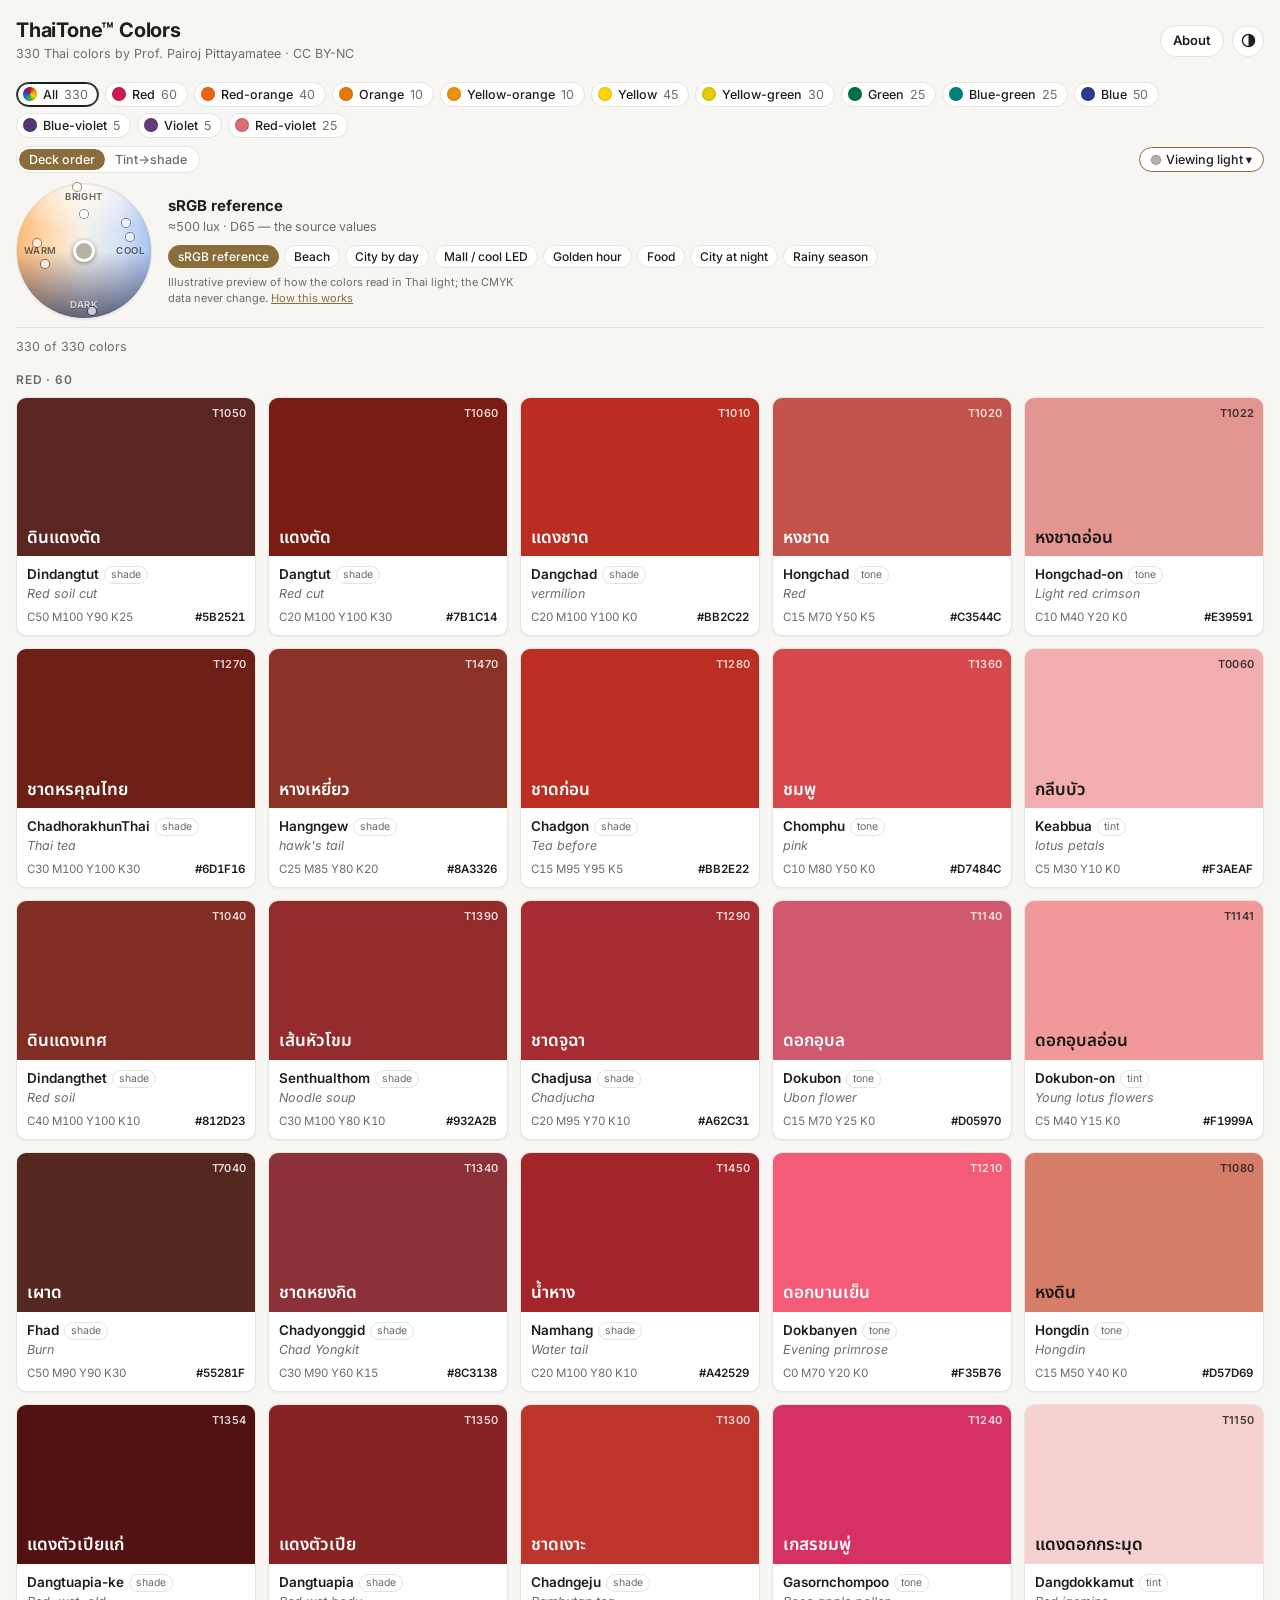
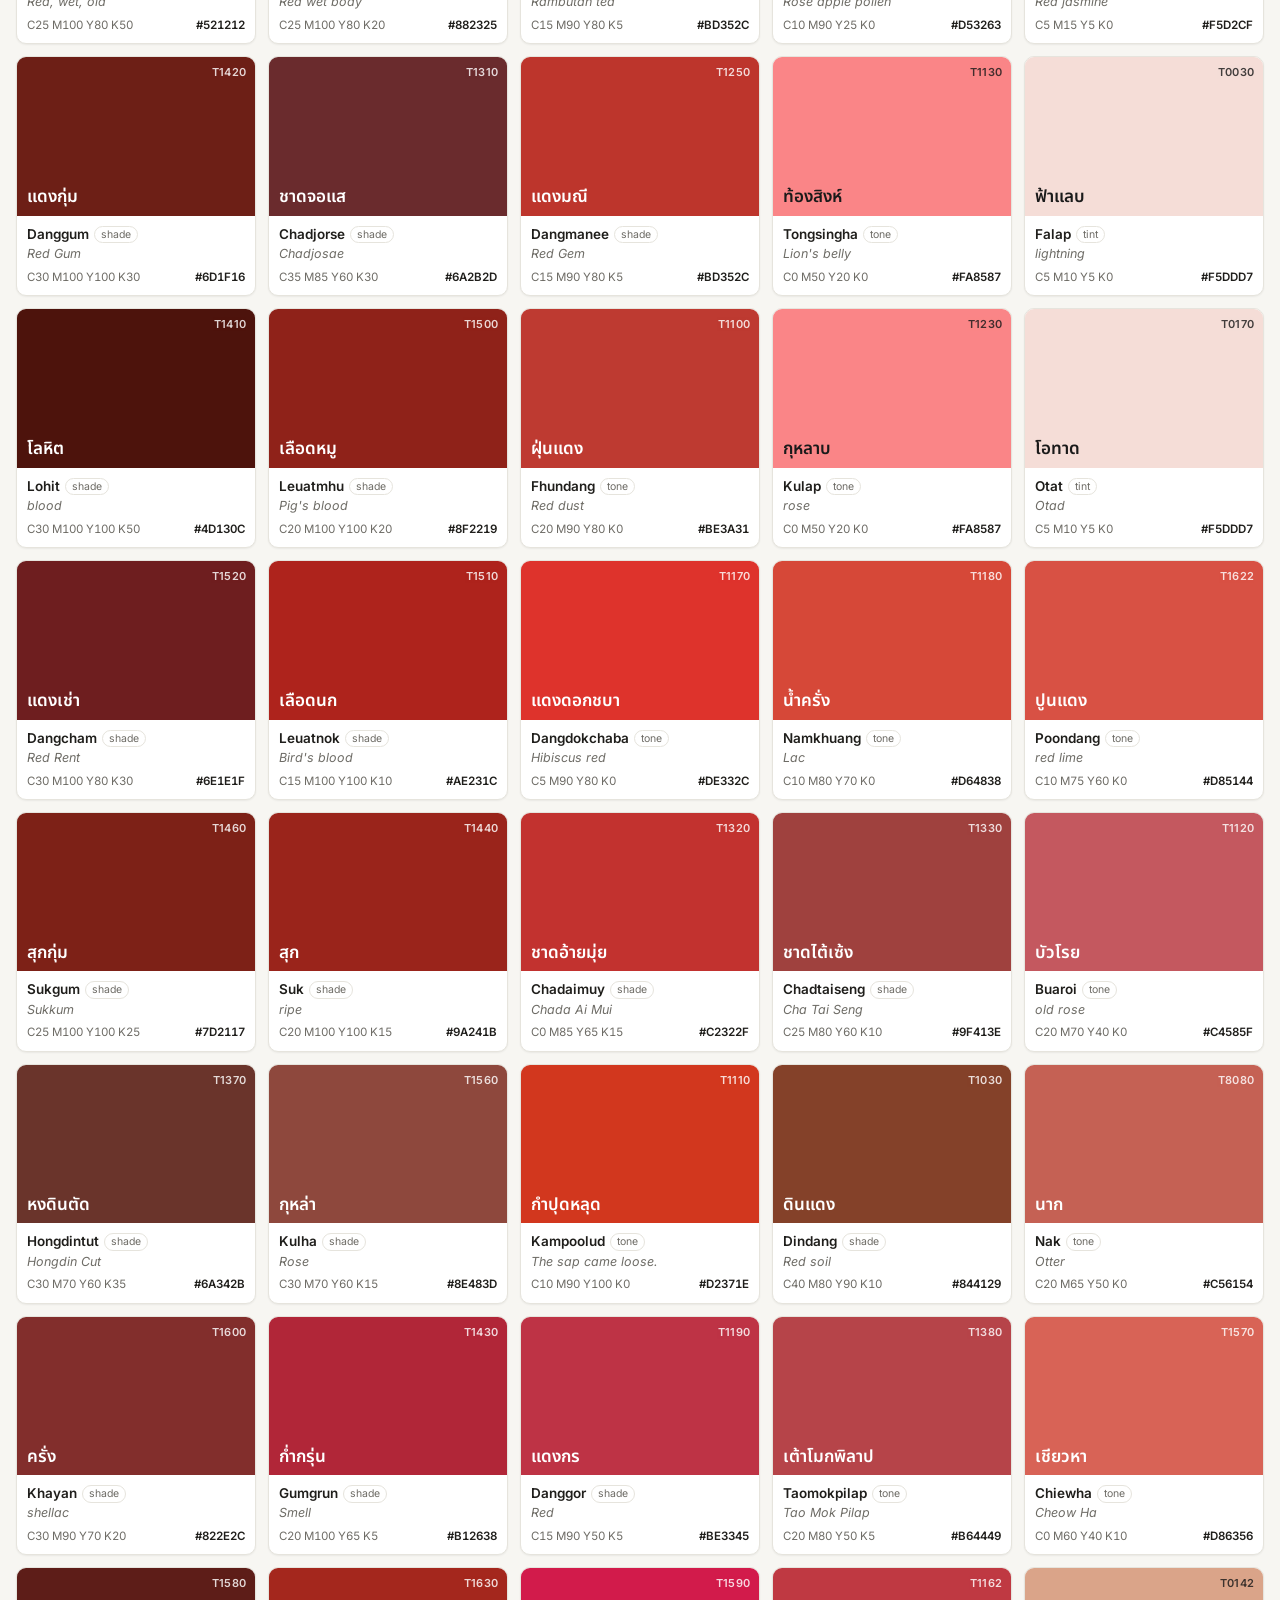
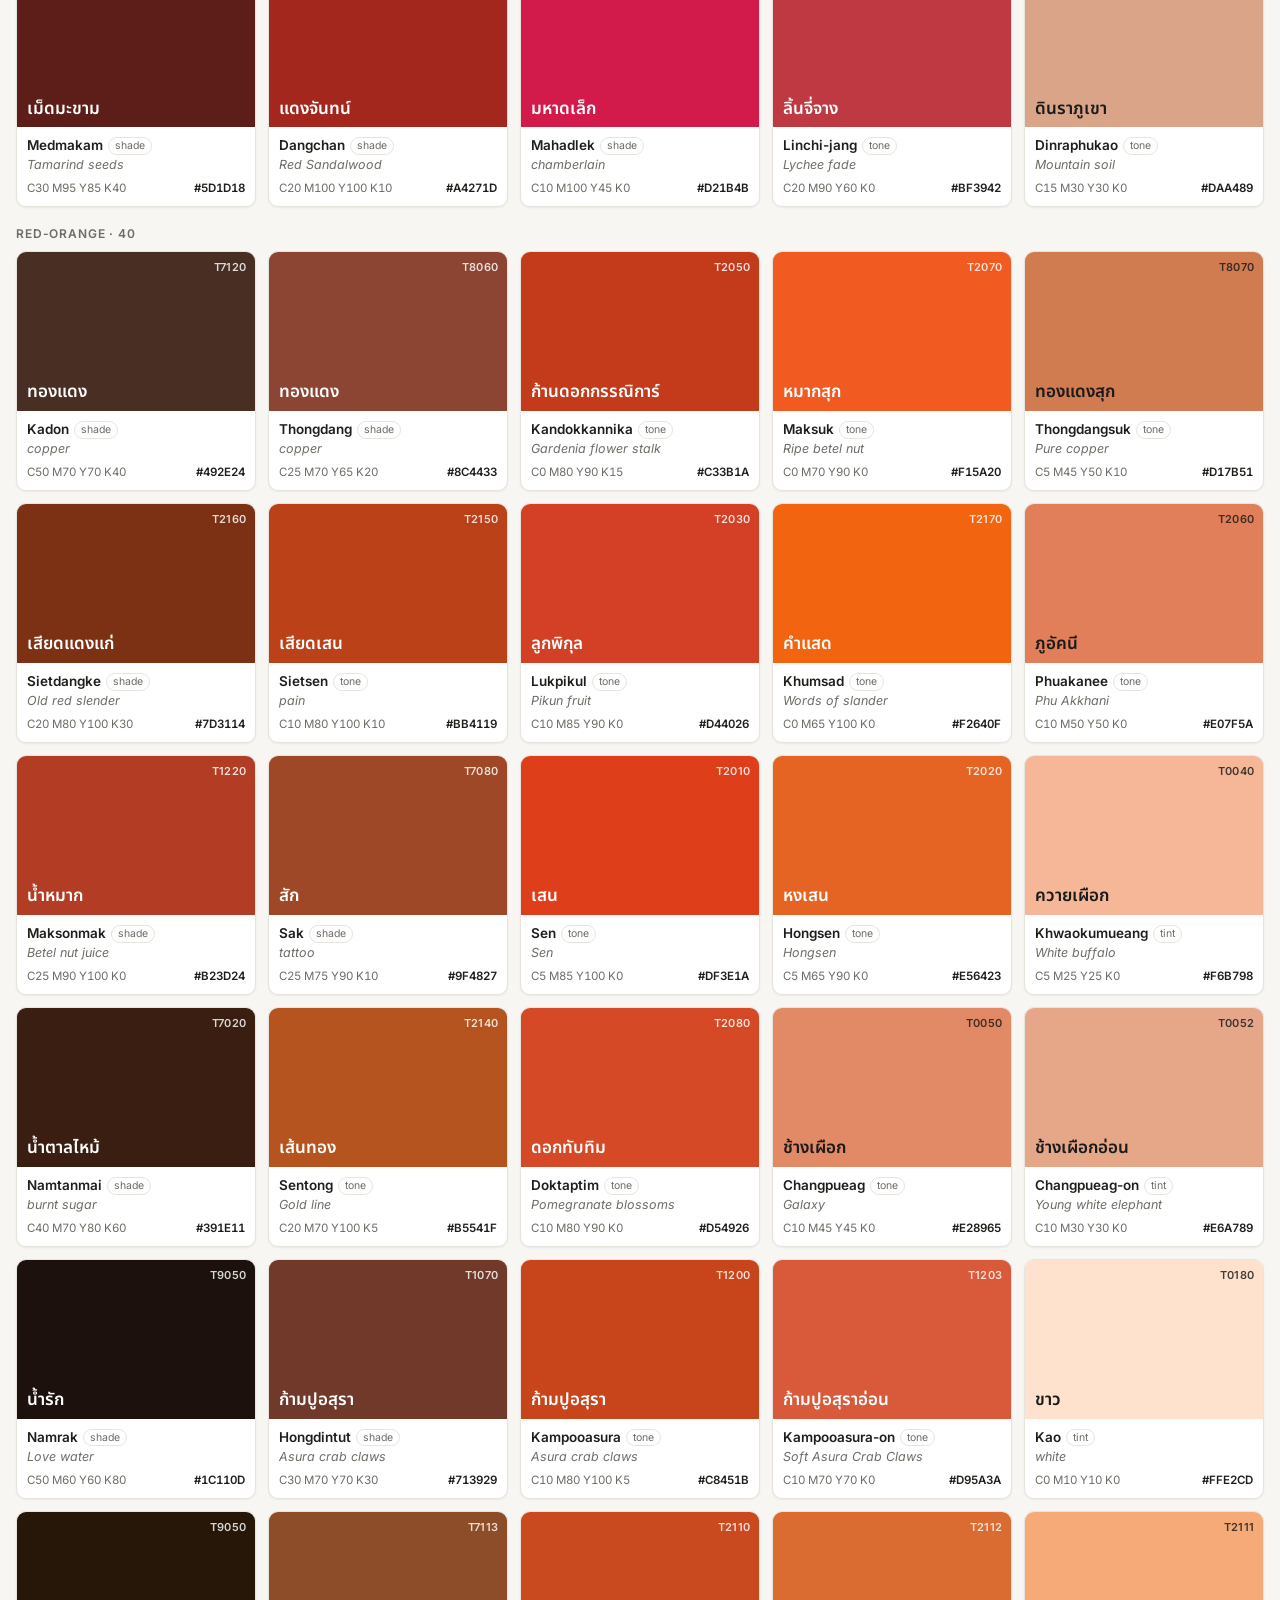
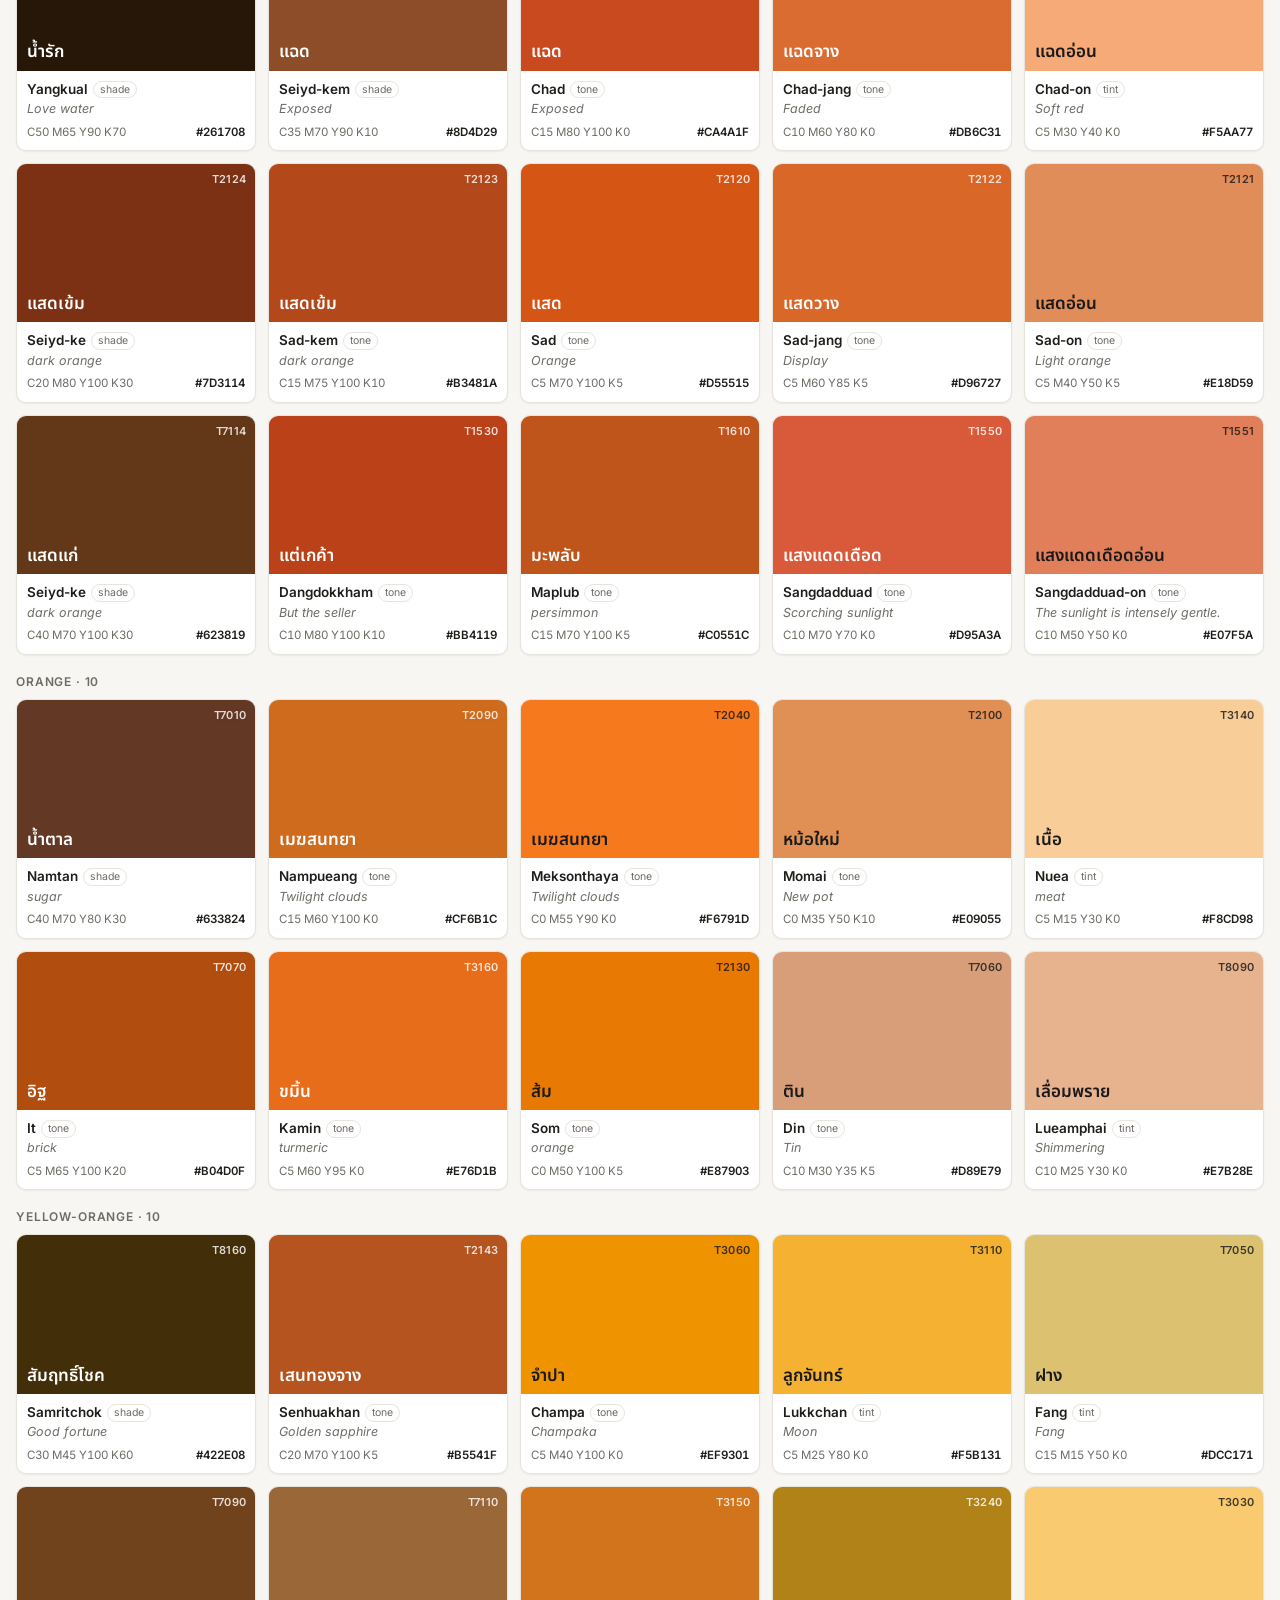
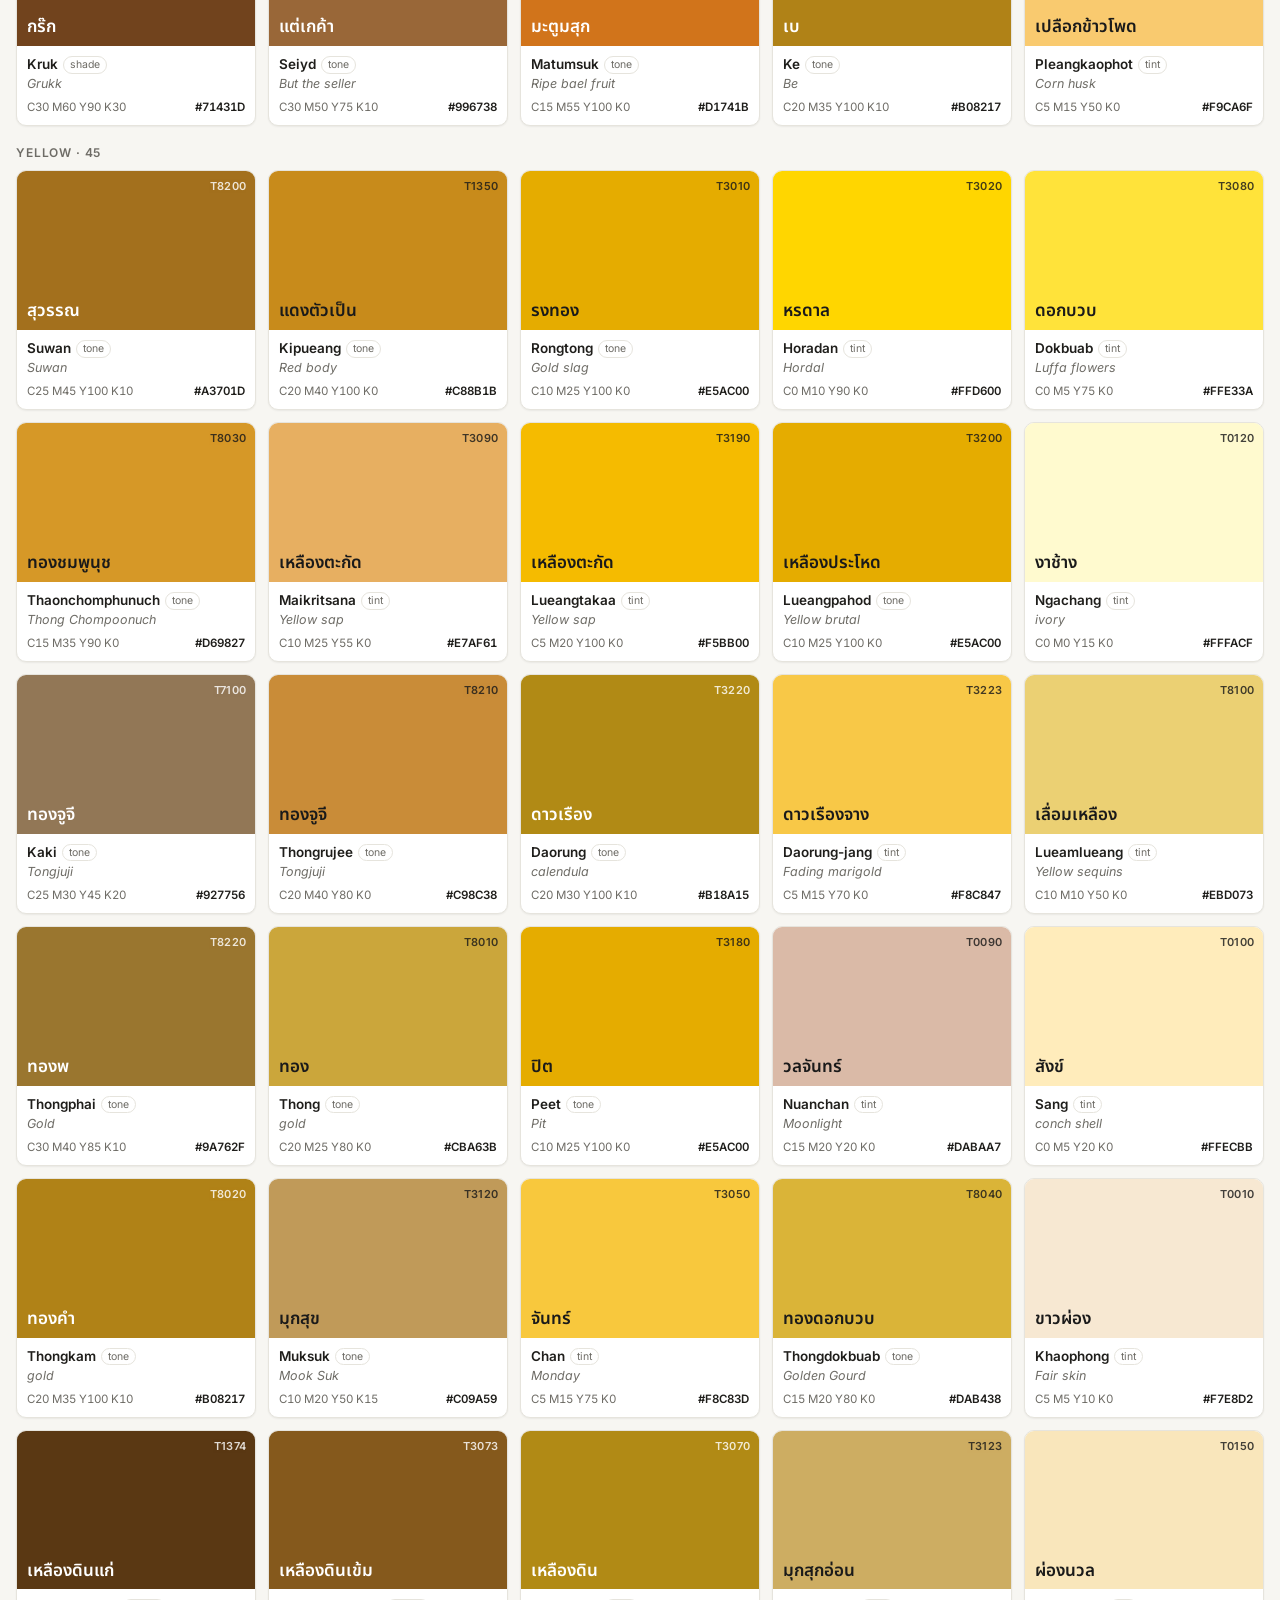
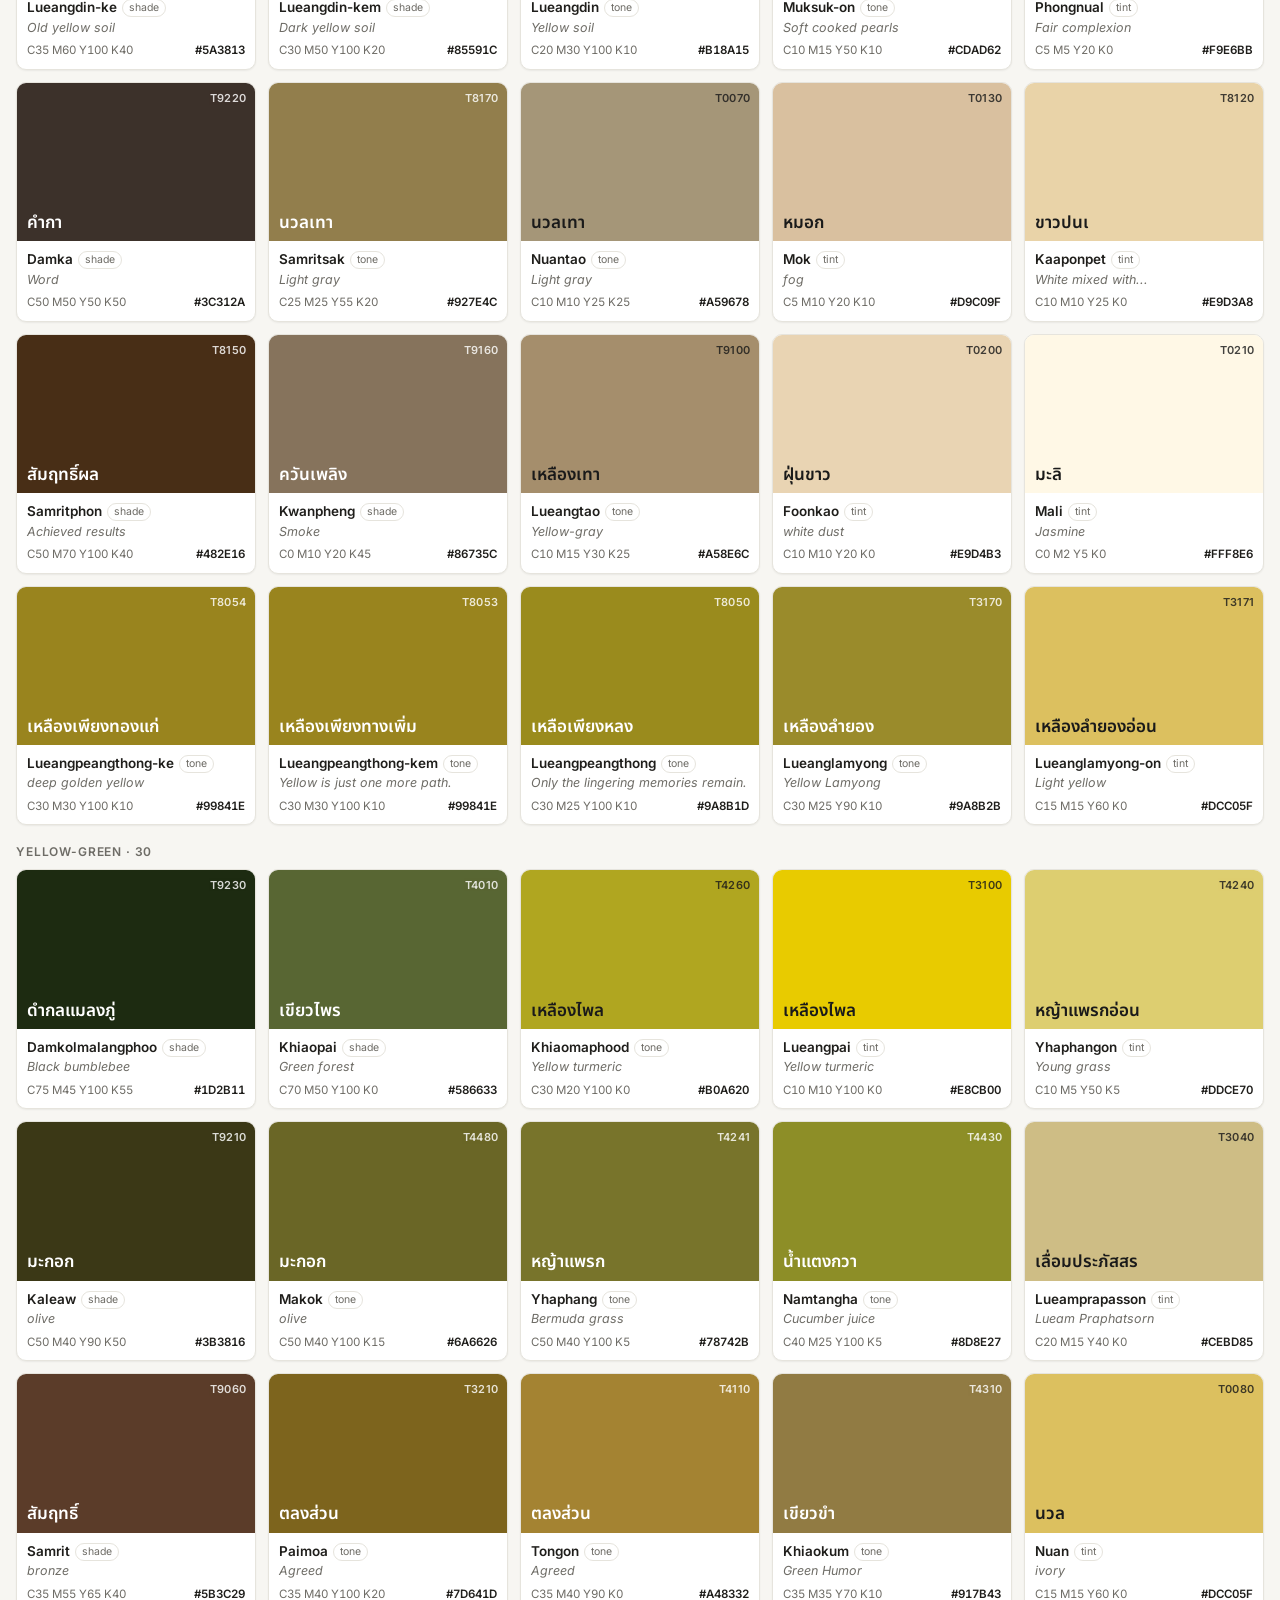
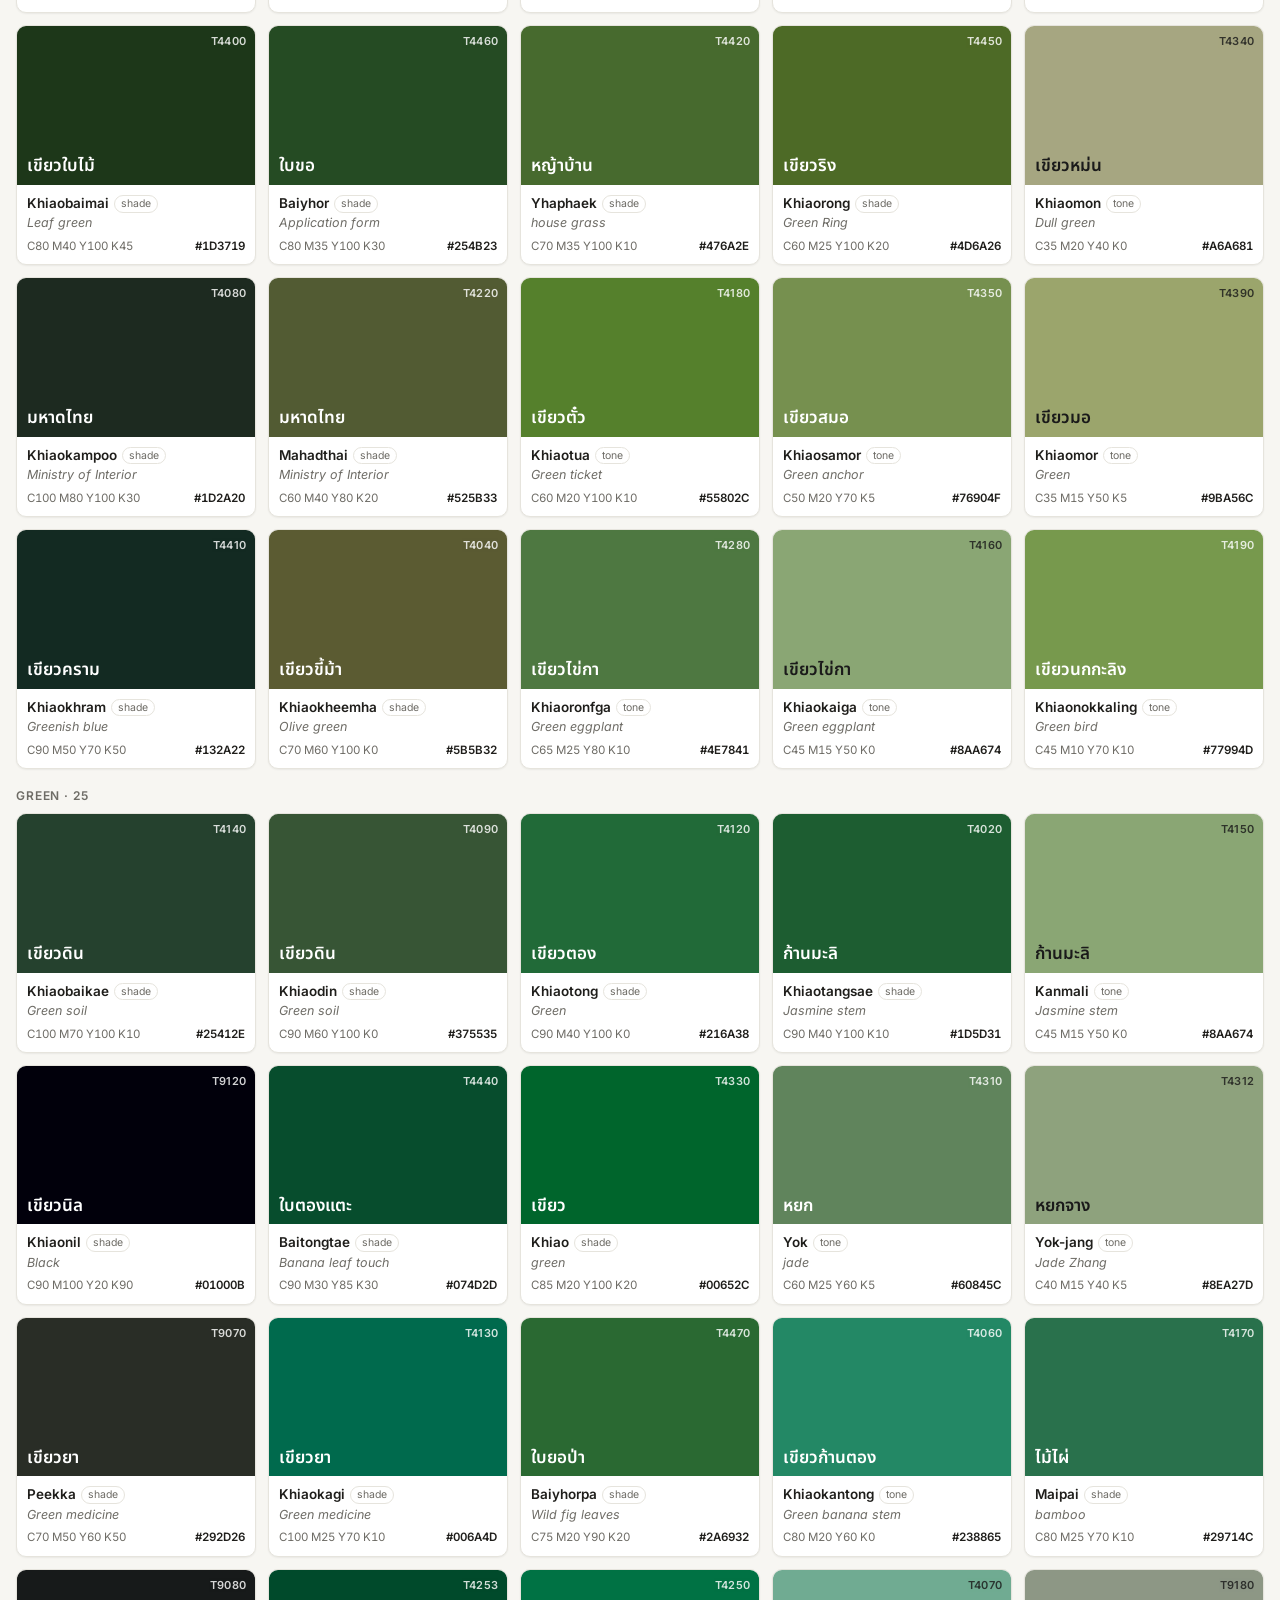
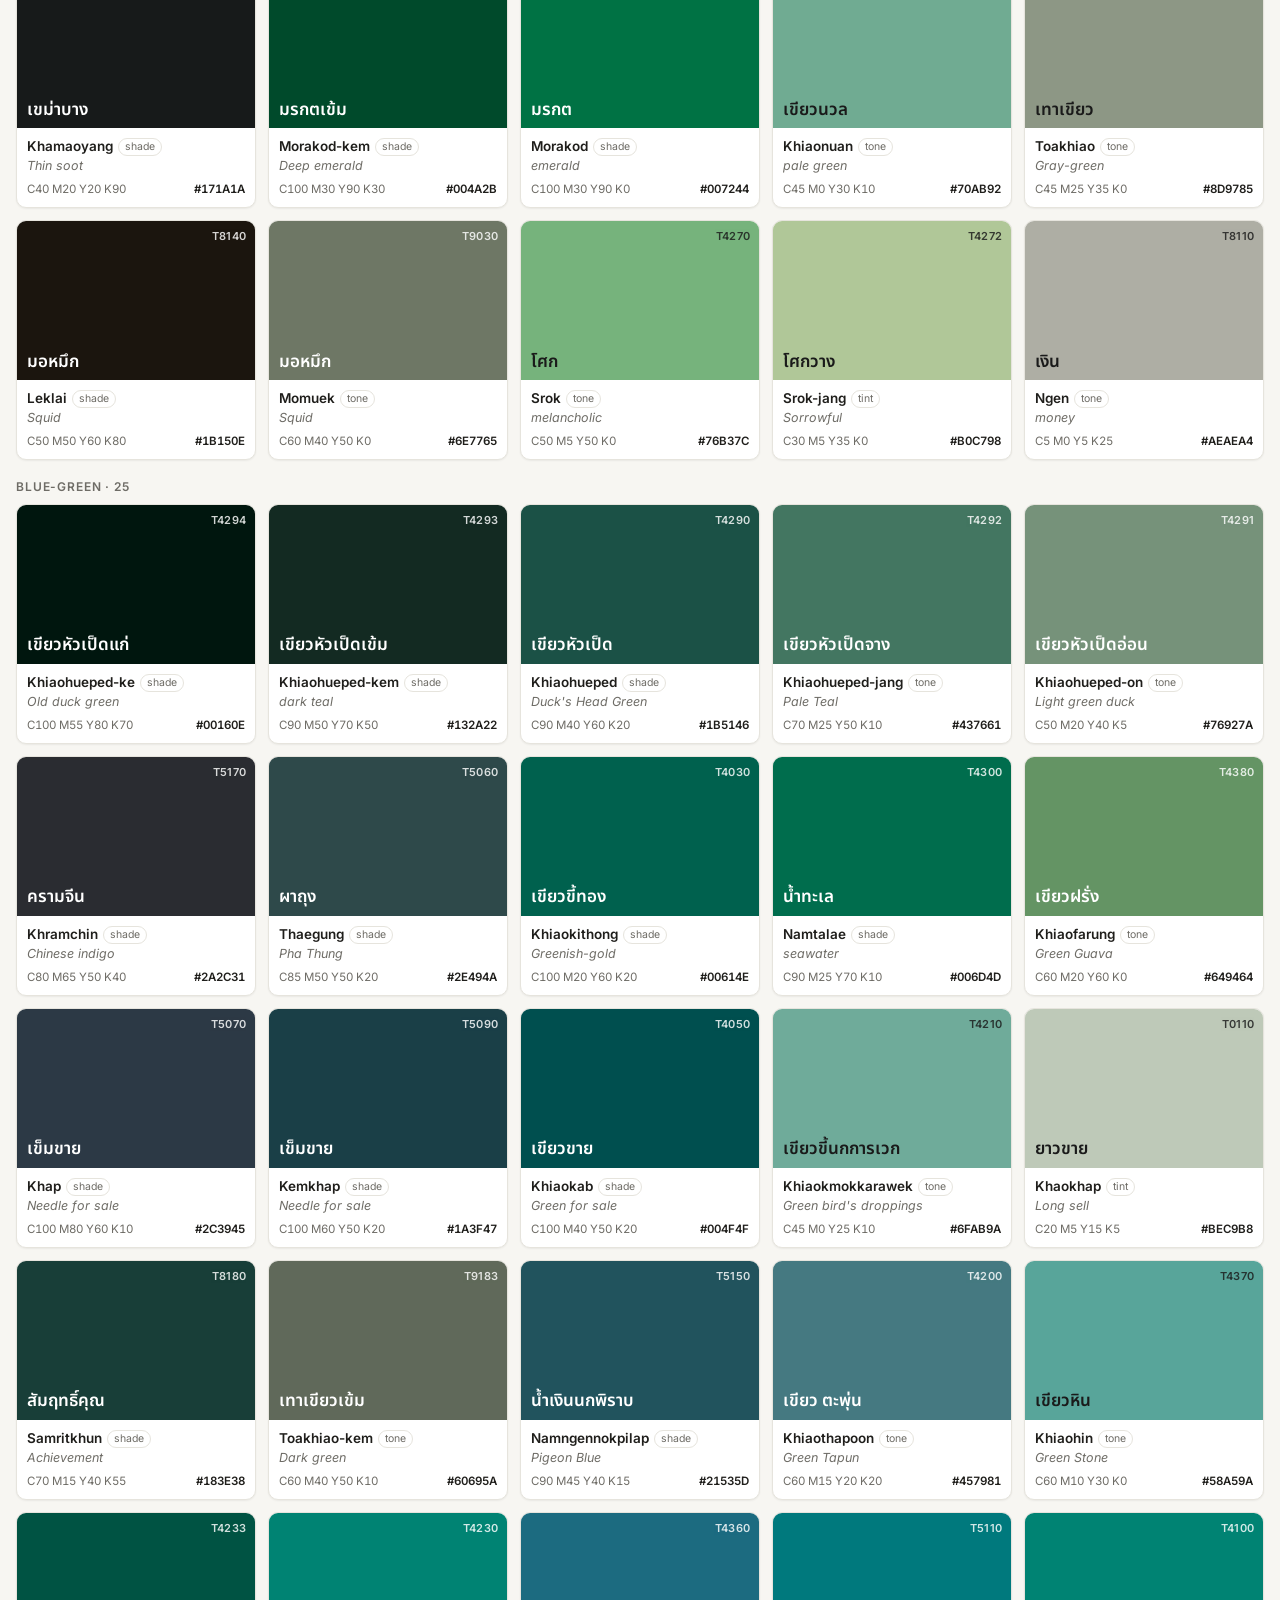
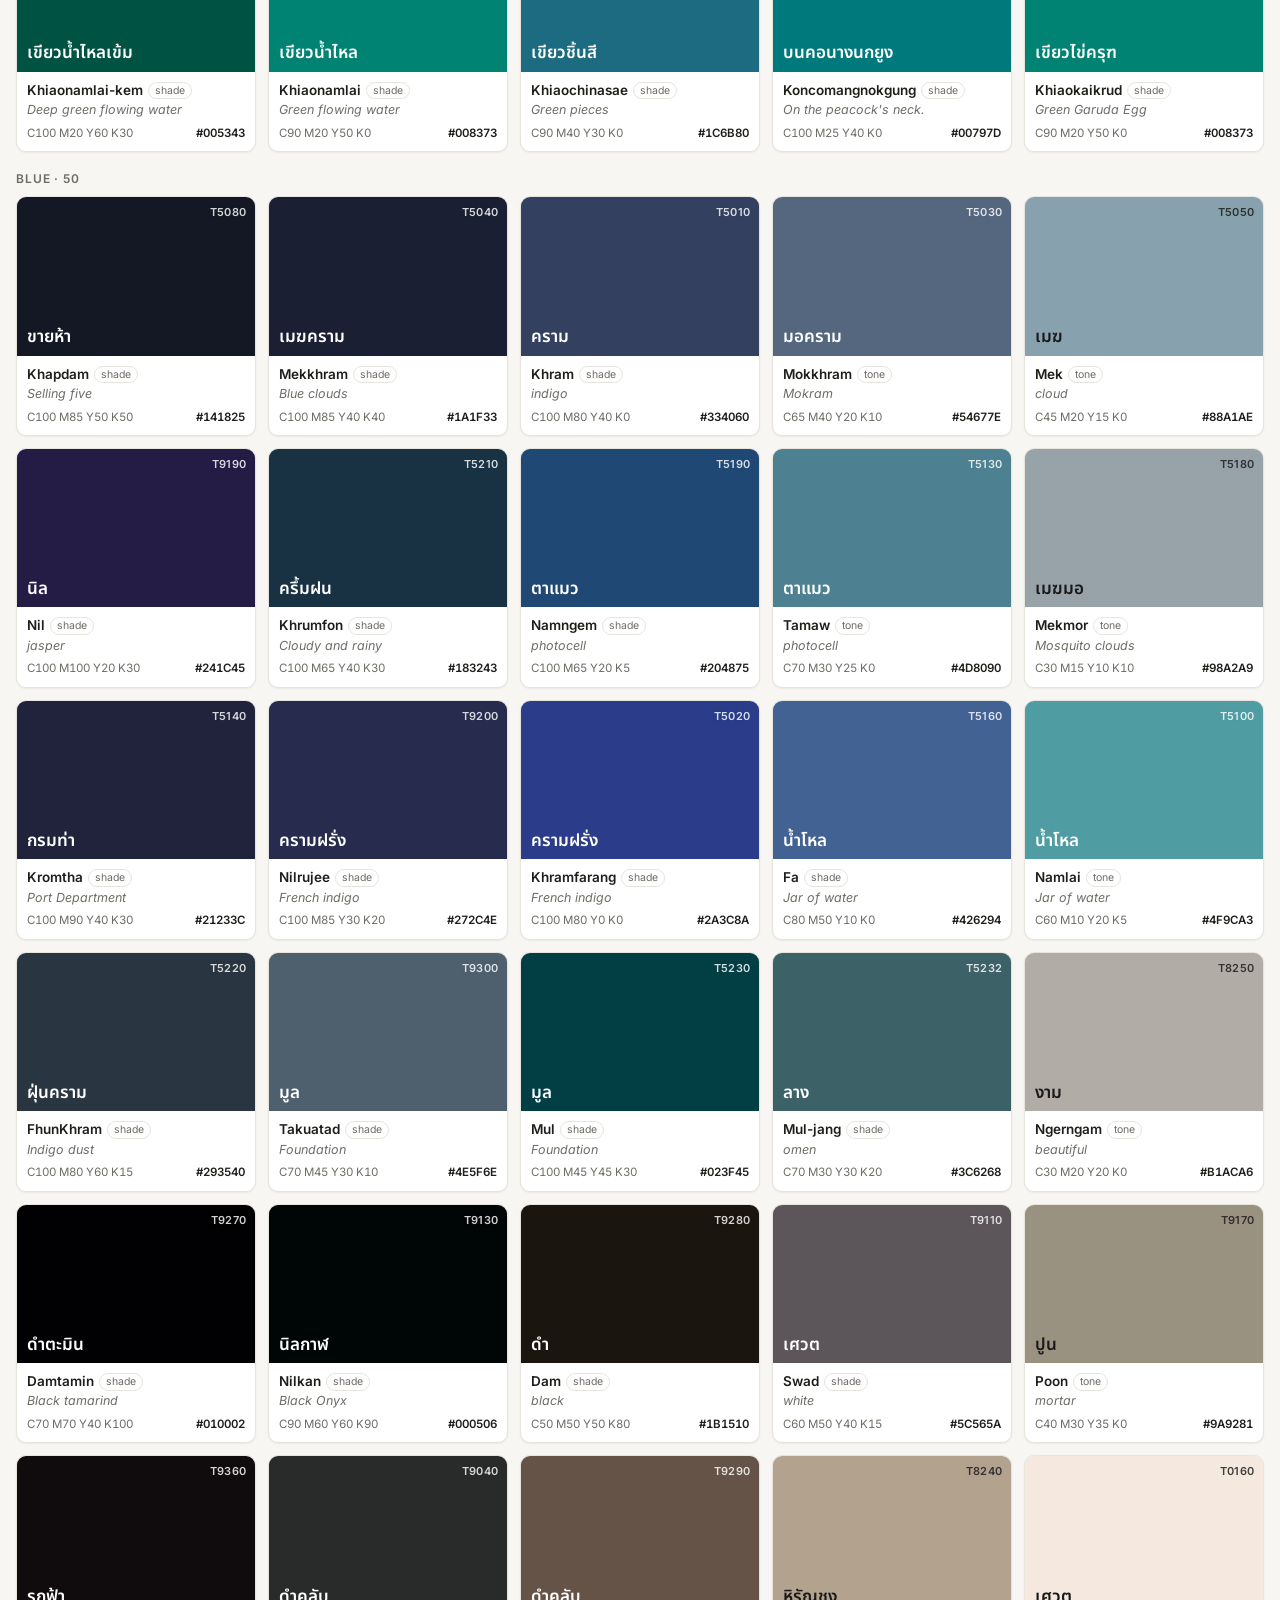
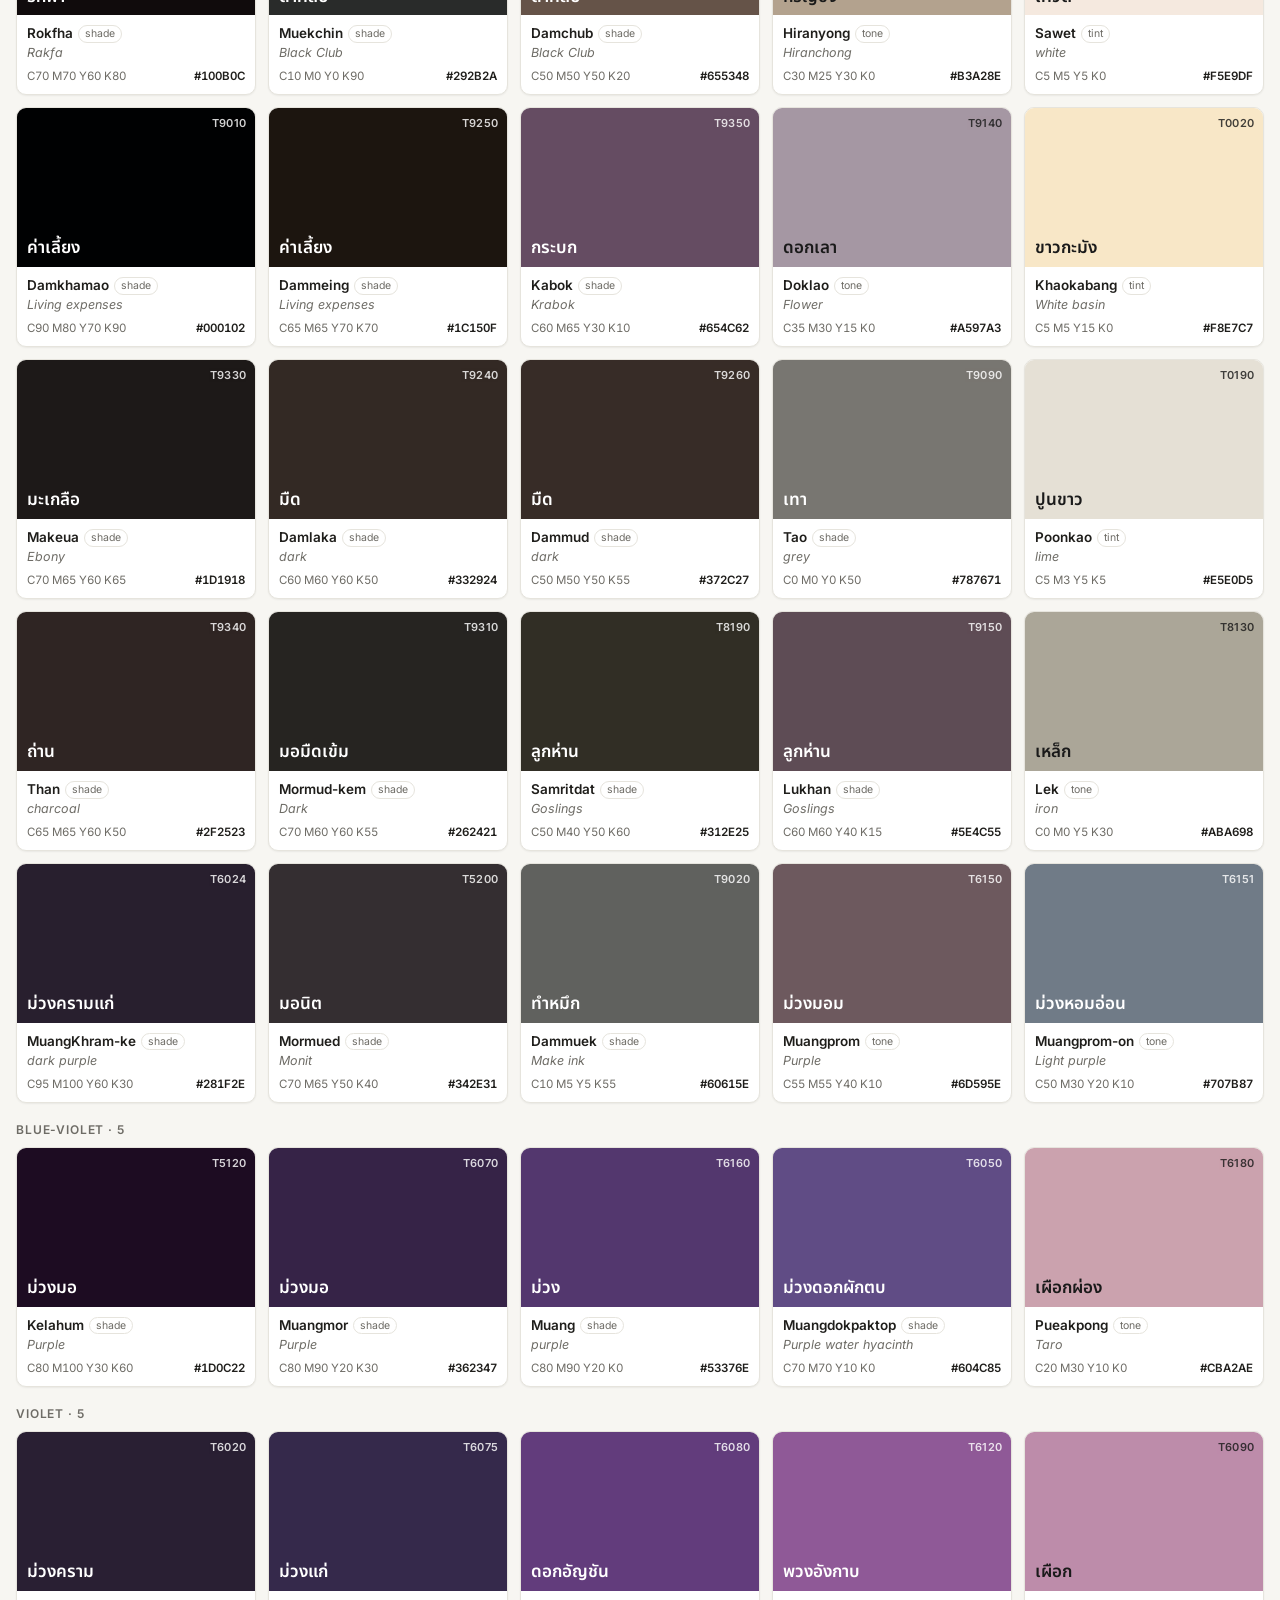
<file: index.html>
<!doctype html>
<html lang="en">
<head>
<meta charset="utf-8">
<meta name="viewport" content="width=device-width, initial-scale=1">
<title>ThaiTone&trade; Color System — 330 colors</title>
<meta name="description" content="A searchable digitisation of the physical ThaiTone(TM) color fan deck by Prof. Pairoj Pittayamatee: 330 Thai traditional colors with Thai names, romanisation, CMYK and sRGB.">
<link rel="preconnect" href="https://fonts.googleapis.com">
<link rel="preconnect" href="https://fonts.gstatic.com" crossorigin>
<link href="https://fonts.googleapis.com/css2?family=Noto+Sans+Thai:wght@400;600;700&family=Inter:wght@400;500;600;700&display=swap" rel="stylesheet">
<link rel="stylesheet" href="style.css">
<script>try{const t=localStorage.getItem("tt-theme");if(t)document.documentElement.setAttribute("data-theme",t)}catch(e){}</script>
<style>
.controls{position:sticky; top:0; z-index:10; background:var(--bg);
  padding:8px 0 8px; border-bottom:1px solid var(--line)}
/* hue families: one row that scrolls sideways instead of wrapping */
.segbar{display:flex; gap:6px; margin:0 -16px; padding:0 16px 2px;
  overflow-x:auto; scrollbar-width:none; -webkit-overflow-scrolling:touch}
.segbar::-webkit-scrollbar{display:none}
@media (max-width:759px){
  .segbar{-webkit-mask-image:linear-gradient(to right,#000 calc(100% - 28px),transparent);
    mask-image:linear-gradient(to right,#000 calc(100% - 28px),transparent)}
}
/* wide screens: no swipe gesture with a mouse, so the families wrap instead of scrolling */
@media (min-width:760px){ .segbar{flex-wrap:wrap; overflow:visible; margin:0; padding:0} }
.seg{flex:0 0 auto; display:inline-flex; align-items:center; gap:6px;
  border:1px solid var(--line); background:var(--panel); color:var(--ink);
  padding:4px 10px 4px 6px; border-radius:999px; font-size:12.5px; cursor:pointer;
  font-family:inherit; font-weight:500; white-space:nowrap}
.seg .dot{width:14px; height:14px; border-radius:50%; box-shadow:inset 0 0 0 1px rgba(0,0,0,.12)}
.seg .n{color:var(--muted); font-weight:400}
.seg[aria-pressed="true"]{border-color:var(--ink); box-shadow:inset 0 0 0 1px var(--ink)}
.orderrow{display:flex; align-items:center; gap:8px; margin-top:8px}
.toggle{display:inline-flex; border:1px solid var(--line); border-radius:999px; background:var(--panel); padding:2px}
.ord{border:0; background:transparent; color:var(--muted); padding:3px 10px; border-radius:999px;
  font-size:12.5px; cursor:pointer; font-family:inherit; font-weight:500}
.ord[aria-pressed="true"]{background:var(--accent); color:var(--accent-ink)}
.lightbtn{margin-left:auto; border:1px solid var(--line); background:var(--panel); color:var(--ink);
  padding:4px 11px; border-radius:999px; font-size:12.5px; cursor:pointer; font-family:inherit;
  font-weight:500; white-space:nowrap; max-width:55%; overflow:hidden; text-overflow:ellipsis}
.lightbtn[aria-expanded="true"]{border-color:var(--accent)}
.lightbtn .sw{display:inline-block; width:10px; height:10px; border-radius:50%; margin-right:5px;
  vertical-align:-1px; box-shadow:inset 0 0 0 1px rgba(0,0,0,.2)}
.envrow{display:flex; gap:16px; align-items:center; margin-top:10px; flex-wrap:wrap}
.envrow[hidden]{display:none}
.pad{position:relative; width:136px; height:136px; flex:0 0 auto; border-radius:50%;
  border:1px solid var(--line); cursor:crosshair; touch-action:none; user-select:none;
  /* x: color temperature as light really looks (≈2700 K tungsten .. D65 .. ≈10000 K sky);
     y: bright midday glow at the top, a dusk blue (not black) at the bottom */
  background:
    radial-gradient(ellipse 90% 55% at 50% 0%, rgba(255,253,244,.85), rgba(255,253,244,0) 70%),
    linear-gradient(to bottom, rgba(38,46,78,0) 50%, rgba(38,46,78,.72) 100%),
    linear-gradient(to right, #ffb877 0%, #ffd9b0 24%, #f4f1ea 50%, #d7e3f7 76%, #a9c4ef 100%);
  box-shadow:inset 0 0 0 1px rgba(0,0,0,.06), var(--shadow)}
.pad:focus{outline:2px solid var(--accent); outline-offset:2px}
.pad .axis{position:absolute; font-size:9.5px; font-weight:600; color:#2a2a26;
  text-transform:uppercase; letter-spacing:.05em; opacity:.72; pointer-events:none;
  text-shadow:0 1px 1px rgba(255,255,255,.4)}
.pad .ax-t{top:6px; left:50%; transform:translateX(-50%)}
.pad .ax-b{bottom:6px; left:50%; transform:translateX(-50%); color:#fff; text-shadow:0 1px 1px rgba(0,0,0,.35)}
.pad .ax-l{left:7px; top:50%; transform:translateY(-50%)}
.pad .ax-r{right:7px; top:50%; transform:translateY(-50%)}
.pad .dot{position:absolute; width:8px; height:8px; border-radius:50%;
  background:rgba(255,255,255,.65); box-shadow:0 0 0 1px rgba(0,0,0,.45);
  transform:translate(-50%,-50%); pointer-events:none}
.pad .handle{position:absolute; width:22px; height:22px; border-radius:50%;
  transform:translate(-50%,-50%); background:#ccc; border:3px solid #fff;
  box-shadow:0 1px 4px rgba(0,0,0,.45); pointer-events:none; z-index:2}
.envinfo{flex:1 1 200px; min-width:180px}
.envname{font-weight:700; font-size:15px}
.envmeta{font-size:12.5px; color:var(--muted); font-variant-numeric:tabular-nums; margin:1px 0 8px}
.anchorlegend{display:flex; flex-wrap:wrap; gap:5px; margin-bottom:6px}
.achip{border:1px solid var(--line); background:var(--panel); color:var(--ink);
  padding:3px 9px; border-radius:999px; font-size:12px; cursor:pointer;
  font-family:inherit; font-weight:500}
.achip:hover{border-color:var(--accent)}
.achip[aria-pressed="true"]{background:var(--accent); color:var(--accent-ink); border-color:var(--accent)}
.envhint{font-size:11px; color:var(--muted); max-width:52ch}
/* phones: a smaller disc with the scenes beside it, so the colors still get most of the screen */
@media (max-width:520px){
  .envrow{flex-wrap:nowrap; gap:12px; align-items:flex-start}
  .pad{width:112px; height:112px}
  .pad .axis{font-size:8.5px}
  .envinfo{min-width:0}
  .envname{font-size:14px}
  .envmeta,.envhint{display:none}
  .achip{padding:2px 8px; font-size:11.5px}
}
.envhint a{color:var(--accent)}
.count{color:var(--muted); font-size:12.5px; padding:10px 0 0}
.group{margin:4px 0 18px}
.group h2{font-size:12px; text-transform:uppercase; letter-spacing:.07em;
  color:var(--muted); margin:14px 0 8px; font-weight:600}
/* the color page is wider than the text pages (About keeps style.css's 1180px) */
.wrap{max-width:1480px}
/* always exactly 5 per row: one row = one card of the physical fan deck.
   Every hue family holds a multiple of 5 colors, so rows line up with the deck's cards. */
.grid{display:grid; grid-template-columns:repeat(5,minmax(0,1fr)); gap:12px}
@media (max-width:900px){ .grid{gap:8px} }
.card{background:var(--panel); border:1px solid var(--line); border-radius:10px;
  overflow:hidden; box-shadow:var(--shadow)}
.chip{position:relative; aspect-ratio:3/2; display:block; padding:8px 10px; cursor:pointer}
.chip .code{position:absolute; top:7px; right:9px; font-size:11px;
  font-weight:600; opacity:.82; letter-spacing:.02em}
.chip .name{position:absolute; left:10px; bottom:8px; right:10px;
  font-family:"Noto Sans Thai",sans-serif; font-weight:600; font-size:17px;
  line-height:1.15; word-break:break-word}
.meta{padding:8px 10px 9px}
.meta .lat{font-weight:600; font-size:13.5px}
.meta .tone{display:inline-block; font-size:10.5px; color:var(--muted); font-weight:400;
  border:1px solid var(--line); border-radius:999px; padding:0 6px; margin-left:5px; vertical-align:1px}
.meta .en{color:var(--muted); font-style:italic; font-size:12.5px; display:block; margin:1px 0 5px}
.meta .row{display:flex; justify-content:space-between; gap:6px; font-size:11.5px;
  color:var(--muted); font-variant-numeric:tabular-nums}
.meta .hex{color:var(--ink); font-weight:600; cursor:pointer}
/* phones: still 5 across, so each card shows only its swatch, code and Thai name;
   tapping a swatch copies its hex as before. (After the base .card/.chip rules so it wins.) */
@media (max-width:620px){
  .grid{gap:5px}
  .card{border-radius:7px}
  .chip{aspect-ratio:3/4; padding:0}
  .chip .code{top:4px; left:5px; right:auto; font-size:9px}
  .chip .name{left:5px; right:4px; bottom:4px; font-size:10.5px; line-height:1.15;
    max-height:3.45em; overflow:hidden}
  .meta{display:none}
}
.toast{position:fixed; left:50%; bottom:26px; transform:translateX(-50%);
  background:var(--ink); color:var(--bg); padding:9px 16px; border-radius:999px;
  font-size:13px; opacity:0; pointer-events:none; transition:opacity .18s}
.toast.show{opacity:1}
.empty{color:var(--muted); padding:40px 0; text-align:center}
</style>
</head>
<body>
<div class="wrap">
<header class="top">
  <div class="brand">
    <h1>ThaiTone&trade; Colors</h1>
    <p class="credit">330 Thai colors by Prof. Pairoj Pittayamatee &middot; CC BY-NC</p>
  </div>
  <nav><a class="navlink" href="about.html">About</a><button class="theme" id="theme" aria-label="Switch light / dark theme"><svg width="15" height="15" viewBox="0 0 16 16" aria-hidden="true"><circle cx="8" cy="8" r="6.5" fill="none" stroke="currentColor" stroke-width="1.5"/><path d="M8 1.5a6.5 6.5 0 0 1 0 13z" fill="currentColor"/></svg></button></nav>
</header>

<div class="controls">
  <div class="segbar" id="segbar"></div>
  <div class="orderrow">
    <div class="toggle" role="group" aria-label="Order">
      <button class="ord" id="ord-deck" aria-pressed="true">Deck order</button>
      <button class="ord" id="ord-art" aria-pressed="false">Tint&rarr;shade</button>
    </div>
    <button class="lightbtn" id="lightbtn" aria-expanded="false" aria-controls="envpanel"><span class="sw" id="lightsw"></span><span id="lightlbl">Viewing light</span> &#9662;</button>
  </div>
  <div class="envrow" id="envpanel" hidden>
    <div class="pad" id="pad" role="slider" tabindex="0"
         aria-label="Viewing light: drag for brightness (vertical) and color temperature (horizontal)">
      <span class="axis ax-t">bright</span>
      <span class="axis ax-b">dark</span>
      <span class="axis ax-l">warm</span>
      <span class="axis ax-r">cool</span>
      <span class="handle" id="handle"></span>
    </div>
    <div class="envinfo">
      <div class="envname" id="envname">sRGB reference</div>
      <div class="envmeta" id="envmeta"></div>
      <div class="anchorlegend" id="anchorlegend"></div>
      <div class="envhint">Illustrative preview of how the colors read in Thai light; the CMYK
        data never change. <a href="about.html#light">How this works</a></div>
    </div>
  </div>
</div>
<div class="count" id="count"></div>
<div id="results"></div>

<footer>
  ThaiTone&trade; color system by Prof. Pairoj Pittayamatee &mdash; ThaiTone&trade; is his brand / trademark.
  Unofficial, non-commercial digitisation for study and reference.
  <a href="about.html">About &amp; license</a> &middot;
  Downloads: <a href="ThaiTone.ase" download>ThaiTone.ase</a> &middot; <a href="thaitone.json" download>thaitone.json</a> &middot;
  Contact: <span class="contact">lizard [at] lumphini [dot] org</span>
  <span class="note" id="meta-note"></span>
</footer>
</div>
<div class="toast" id="toast"></div>

<script id="data" type="application/json">{"system":"ThaiTone Colour System","author":"Pairoj Pittayamatee (ไพโรจน์ พิทยเมธี)","note":"CMYK as printed on the physical fan deck; sRGB hex derived by colour-managed conversion (PhotoCraft). Thai names read by eye + Google Vision OCR; English via Google Translate. Provisional pending Thai validation.","count":330,"segments":["red","red-orange","orange","yellow-orange","yellow","yellow-green","green","blue-green","blue","blue-violet","violet","red-violet"],"colours":[{"code":"T1050","thai":"ดินแดงตัด","latin":"Dindangtut","en":"Red soil cut","cmyk":{"c":50,"m":100,"y":90,"k":25},"hex":"#5A2522","segment":"red","card":3,"pos":1,"v":52.5,"tn":"shade"},{"code":"T1060","thai":"แดงตัด","latin":"Dangtut","en":"Red cut","cmyk":{"c":20,"m":100,"y":100,"k":30},"hex":"#791C15","segment":"red","card":3,"pos":2,"v":55.0,"tn":"shade"},{"code":"T1010","thai":"แดงชาด","latin":"Dangchad","en":"vermilion","cmyk":{"c":20,"m":100,"y":100,"k":0},"hex":"#B82C23","segment":"red","card":3,"pos":3,"v":84.8,"tn":"shade"},{"code":"T1020","thai":"หงชาด","latin":"Hongchad","en":"Red","cmyk":{"c":15,"m":70,"y":50,"k":5},"hex":"#C0544F","segment":"red","card":3,"pos":4,"v":115.7,"tn":"tone"},{"code":"T1022","thai":"หงชาดอ่อน","latin":"Hongchad-on","en":"Light red crimson","cmyk":{"c":10,"m":40,"y":20,"k":0},"hex":"#E09596","segment":"red","card":3,"pos":5,"v":171.5,"tn":"tone"},{"code":"T1270","thai":"ชาดหรคุณไทย","latin":"ChadhorakhunThai","en":"Thai tea","cmyk":{"c":30,"m":100,"y":100,"k":30},"hex":"#6B1F17","segment":"red","card":4,"pos":1,"v":52.8,"tn":"shade"},{"code":"T1470","thai":"หางเหยี่ยว","latin":"Hangngew","en":"hawk's tail","cmyk":{"c":25,"m":85,"y":80,"k":20},"hex":"#883327","segment":"red","card":4,"pos":2,"v":75.0,"tn":"shade"},{"code":"T1280","thai":"ชาดก่อน","latin":"Chadgon","en":"Tea before","cmyk":{"c":15,"m":95,"y":95,"k":5},"hex":"#B82E23","segment":"red","card":4,"pos":3,"v":86.0,"tn":"shade"},{"code":"T1360","thai":"ชมพู","latin":"Chomphu","en":"pink","cmyk":{"c":10,"m":80,"y":50,"k":0},"hex":"#D4484F","segment":"red","card":4,"pos":4,"v":114.7,"tn":"tone"},{"code":"T0060","thai":"กลีบบัว","latin":"Keabbua","en":"lotus petals","cmyk":{"c":5,"m":30,"y":10,"k":0},"hex":"#EFAFB5","segment":"red","card":4,"pos":5,"v":194.8,"tn":"tint"},{"code":"T1040","thai":"ดินแดงเทศ","latin":"Dindangthet","en":"Red soil","cmyk":{"c":40,"m":100,"y":100,"k":10},"hex":"#7F2D24","segment":"red","card":5,"pos":1,"v":68.5,"tn":"shade"},{"code":"T1390","thai":"เส้นหัวโขม","latin":"Senthualthom","en":"Noodle soup","cmyk":{"c":30,"m":100,"y":80,"k":10},"hex":"#912A2D","segment":"red","card":5,"pos":2,"v":73.1,"tn":"shade"},{"code":"T1290","thai":"ชาดจูฉา","latin":"Chadjusa","en":"Chadjucha","cmyk":{"c":20,"m":95,"y":70,"k":10},"hex":"#A42C33","segment":"red","card":5,"pos":3,"v":80.7,"tn":"shade"},{"code":"T1140","thai":"ดอกอุบล","latin":"Dokubon","en":"Ubon flower","cmyk":{"c":15,"m":70,"y":25,"k":0},"hex":"#CD5974","segment":"red","card":5,"pos":4,"v":126.8,"tn":"tone"},{"code":"T1141","thai":"ดอกอุบลอ่อน","latin":"Dokubon-on","en":"Young lotus flowers","cmyk":{"c":5,"m":40,"y":15,"k":0},"hex":"#ED99A0","segment":"red","card":5,"pos":5,"v":178.9,"tn":"tint"},{"code":"T7040","thai":"เผาด","latin":"Fhad","en":"Burn","cmyk":{"c":50,"m":90,"y":90,"k":30},"hex":"#542820","segment":"red","card":6,"pos":1,"v":52.2,"tn":"shade"},{"code":"T1340","thai":"ชาดหยงกิด","latin":"Chadyonggid","en":"Chad Yongkit","cmyk":{"c":30,"m":90,"y":60,"k":15},"hex":"#8A313A","segment":"red","card":6,"pos":2,"v":76.6,"tn":"shade"},{"code":"T1450","thai":"น้ำหาง","latin":"Namhang","en":"Water tail","cmyk":{"c":20,"m":100,"y":80,"k":10},"hex":"#A2252B","segment":"red","card":6,"pos":3,"v":75.1,"tn":"shade"},{"code":"T1210","thai":"ดอกบานเย็น","latin":"Dokbanyen","en":"Evening primrose","cmyk":{"c":0,"m":70,"y":20,"k":0},"hex":"#EF5B7A","segment":"red","card":6,"pos":4,"v":138.8,"tn":"tone"},{"code":"T1080","thai":"หงดิน","latin":"Hongdin","en":"Hongdin","cmyk":{"c":15,"m":50,"y":40,"k":0},"hex":"#D27D6D","segment":"red","card":6,"pos":5,"v":148.6,"tn":"tone"},{"code":"T1354","thai":"แดงตัวเปียแก่","latin":"Dangtuapia-ke","en":"Red, wet, old","cmyk":{"c":25,"m":100,"y":80,"k":50},"hex":"#511213","segment":"red","card":7,"pos":1,"v":37.0,"tn":"shade"},{"code":"T1350","thai":"แดงตัวเปีย","latin":"Dangtuapia","en":"Red wet body","cmyk":{"c":25,"m":100,"y":80,"k":20},"hex":"#862326","segment":"red","card":7,"pos":2,"v":64.9,"tn":"shade"},{"code":"T1300","thai":"ชาดเงาะ","latin":"Chadngeju","en":"Rambutan tea","cmyk":{"c":15,"m":90,"y":80,"k":5},"hex":"#BA352E","segment":"red","card":7,"pos":3,"v":92.0,"tn":"shade"},{"code":"T1240","thai":"เกสรชมพู่","latin":"Gasornchompoo","en":"Rose apple pollen","cmyk":{"c":10,"m":90,"y":25,"k":0},"hex":"#D23267","segment":"red","card":7,"pos":4,"v":103.9,"tn":"tone"},{"code":"T1150","thai":"แดงดอกกระมุด","latin":"Dangdokkamut","en":"Red jasmine","cmyk":{"c":5,"m":15,"y":5,"k":0},"hex":"#F1D3D7","segment":"red","card":7,"pos":5,"v":220.4,"tn":"tint"},{"code":"T1420","thai":"แดงกุ่ม","latin":"Danggum","en":"Red Gum","cmyk":{"c":30,"m":100,"y":100,"k":30},"hex":"#6B1F17","segment":"red","card":8,"pos":1,"v":52.8,"tn":"shade"},{"code":"T1310","thai":"ชาดจอแส","latin":"Chadjorse","en":"Chadjosae","cmyk":{"c":35,"m":85,"y":60,"k":30},"hex":"#682B2F","segment":"red","card":8,"pos":2,"v":61.7,"tn":"shade"},{"code":"T1250","thai":"แดงมณี","latin":"Dangmanee","en":"Red Gem","cmyk":{"c":15,"m":90,"y":80,"k":5},"hex":"#BA352E","segment":"red","card":8,"pos":3,"v":92.0,"tn":"shade"},{"code":"T1130","thai":"ท้องสิงห์","latin":"Tongsingha","en":"Lion's belly","cmyk":{"c":0,"m":50,"y":20,"k":0},"hex":"#F6858C","segment":"red","card":8,"pos":4,"v":167.6,"tn":"tone"},{"code":"T0030","thai":"ฟ้าแลบ","latin":"Falap","en":"lightning","cmyk":{"c":5,"m":10,"y":5,"k":0},"hex":"#F1DEDF","segment":"red","card":8,"pos":5,"v":227.8,"tn":"tint"},{"code":"T1410","thai":"โลหิต","latin":"Lohit","en":"blood","cmyk":{"c":30,"m":100,"y":100,"k":50},"hex":"#4C130C","segment":"red","card":9,"pos":1,"v":35.2,"tn":"shade"},{"code":"T1500","thai":"เลือดหมู","latin":"Leuatmhu","en":"Pig's blood","cmyk":{"c":20,"m":100,"y":100,"k":20},"hex":"#8D221A","segment":"red","card":9,"pos":2,"v":65.1,"tn":"shade"},{"code":"T1100","thai":"ฝุ่นแดง","latin":"Fhundang","en":"Red dust","cmyk":{"c":20,"m":90,"y":80,"k":0},"hex":"#BB3A33","segment":"red","card":9,"pos":3,"v":95.8,"tn":"tone"},{"code":"T1230","thai":"กุหลาบ","latin":"Kulap","en":"rose","cmyk":{"c":0,"m":50,"y":20,"k":0},"hex":"#F6858C","segment":"red","card":9,"pos":4,"v":167.6,"tn":"tone"},{"code":"T0170","thai":"โอทาด","latin":"Otat","en":"Otad","cmyk":{"c":5,"m":10,"y":5,"k":0},"hex":"#F1DEDF","segment":"red","card":9,"pos":5,"v":227.8,"tn":"tint"},{"code":"T1520","thai":"แดงเช่า","latin":"Dangcham","en":"Red Rent","cmyk":{"c":30,"m":100,"y":80,"k":30},"hex":"#6C1E20","segment":"red","card":10,"pos":1,"v":53.6,"tn":"shade"},{"code":"T1510","thai":"เลือดนก","latin":"Leuatnok","en":"Bird's blood","cmyk":{"c":15,"m":100,"y":100,"k":10},"hex":"#AB231D","segment":"red","card":10,"pos":2,"v":75.0,"tn":"shade"},{"code":"T1170","thai":"แดงดอกชบา","latin":"Dangdokchaba","en":"Hibiscus red","cmyk":{"c":5,"m":90,"y":80,"k":0},"hex":"#DB332E","segment":"red","card":10,"pos":3,"v":100.7,"tn":"tone"},{"code":"T1180","thai":"น้ำครั่ง","latin":"Namkhuang","en":"Lac","cmyk":{"c":10,"m":80,"y":70,"k":0},"hex":"#D3483A","segment":"red","card":10,"pos":4,"v":112.0,"tn":"tone"},{"code":"T1622","thai":"ปูนแดง","latin":"Poondang","en":"red lime","cmyk":{"c":10,"m":75,"y":60,"k":0},"hex":"#D55146","segment":"red","card":10,"pos":5,"v":119.2,"tn":"tone"},{"code":"T1460","thai":"สุกกุ่ม","latin":"Sukgum","en":"Sukkum","cmyk":{"c":25,"m":100,"y":100,"k":25},"hex":"#7B2118","segment":"red","card":11,"pos":1,"v":58.9,"tn":"shade"},{"code":"T1440","thai":"สุก","latin":"Suk","en":"ripe","cmyk":{"c":20,"m":100,"y":100,"k":15},"hex":"#98241C","segment":"red","card":11,"pos":2,"v":69.8,"tn":"shade"},{"code":"T1320","thai":"ชาดอ้ายมุ่ย","latin":"Chadaimuy","en":"Chada Ai Mui","cmyk":{"c":0,"m":85,"y":65,"k":15},"hex":"#BF3231","segment":"red","card":11,"pos":3,"v":92.0,"tn":"shade"},{"code":"T1330","thai":"ชาดไต้เซ้ง","latin":"Chadtaiseng","en":"Cha Tai Seng","cmyk":{"c":25,"m":80,"y":60,"k":10},"hex":"#9D4140","segment":"red","card":11,"pos":4,"v":92.4,"tn":"shade"},{"code":"T1120","thai":"บัวโรย","latin":"Buaroi","en":"old rose","cmyk":{"c":20,"m":70,"y":40,"k":0},"hex":"#C15862","segment":"red","card":11,"pos":5,"v":120.5,"tn":"tone"},{"code":"T1370","thai":"หงดินตัด","latin":"Hongdintut","en":"Hongdin Cut","cmyk":{"c":30,"m":70,"y":60,"k":35},"hex":"#68342D","segment":"red","card":12,"pos":1,"v":66.8,"tn":"shade"},{"code":"T1560","thai":"กุหล่า","latin":"Kulha","en":"Rose","cmyk":{"c":30,"m":70,"y":60,"k":15},"hex":"#8C483F","segment":"red","card":12,"pos":2,"v":91.3,"tn":"shade"},{"code":"T1110","thai":"กำปุดหลุด","latin":"Kampoolud","en":"The sap came loose.","cmyk":{"c":10,"m":90,"y":100,"k":0},"hex":"#CF371F","segment":"red","card":12,"pos":3,"v":97.7,"tn":"tone"},{"code":"T1030","thai":"ดินแดง","latin":"Dindang","en":"Red soil","cmyk":{"c":40,"m":80,"y":90,"k":10},"hex":"#82412B","segment":"red","card":12,"pos":4,"v":81.9,"tn":"shade"},{"code":"T8080","thai":"นาก","latin":"Nak","en":"Otter","cmyk":{"c":20,"m":65,"y":50,"k":0},"hex":"#C26157","segment":"red","card":12,"pos":5,"v":124.9,"tn":"tone"},{"code":"T1600","thai":"ครั่ง","latin":"Khayan","en":"shellac","cmyk":{"c":30,"m":90,"y":70,"k":20},"hex":"#802E2E","segment":"red","card":13,"pos":1,"v":70.5,"tn":"shade"},{"code":"T1430","thai":"ก่ำกรุ่น","latin":"Gumgrun","en":"Smell","cmyk":{"c":20,"m":100,"y":65,"k":5},"hex":"#AE263A","segment":"red","card":13,"pos":2,"v":80.9,"tn":"shade"},{"code":"T1190","thai":"แดงกร","latin":"Danggor","en":"Red","cmyk":{"c":15,"m":90,"y":50,"k":5},"hex":"#BB3348","segment":"red","card":13,"pos":3,"v":94.1,"tn":"shade"},{"code":"T1380","thai":"เต้าโมกพิลาป","latin":"Taomokpilap","en":"Tao Mok Pilap","cmyk":{"c":20,"m":80,"y":50,"k":5},"hex":"#B3444C","segment":"red","card":13,"pos":4,"v":102.1,"tn":"tone"},{"code":"T1570","thai":"เชียวหา","latin":"Chiewha","en":"Cheow Ha","cmyk":{"c":0,"m":60,"y":40,"k":10},"hex":"#D56359","segment":"red","card":13,"pos":5,"v":131.9,"tn":"tone"},{"code":"T1580","thai":"เม็ดมะขาม","latin":"Medmakam","en":"Tamarind seeds","cmyk":{"c":30,"m":95,"y":85,"k":40},"hex":"#5C1D19","segment":"red","card":14,"pos":1,"v":47.4,"tn":"shade"},{"code":"T1630","thai":"แดงจันทน์","latin":"Dangchan","en":"Red Sandalwood","cmyk":{"c":20,"m":100,"y":100,"k":10},"hex":"#A2271E","segment":"red","card":14,"pos":2,"v":74.8,"tn":"shade"},{"code":"T1590","thai":"มหาดเล็ก","latin":"Mahadlek","en":"chamberlain","cmyk":{"c":10,"m":100,"y":45,"k":0},"hex":"#CF1B4E","segment":"red","card":14,"pos":3,"v":86.6,"tn":"shade"},{"code":"T1162","thai":"ลิ้นจี่จาง","latin":"Linchi-jang","en":"Lychee fade","cmyk":{"c":20,"m":90,"y":60,"k":0},"hex":"#BC3944","segment":"red","card":14,"pos":4,"v":97.4,"tn":"tone"},{"code":"T0142","thai":"ดินราภูเขา","latin":"Dinraphukao","en":"Mountain soil","cmyk":{"c":15,"m":30,"y":30,"k":0},"hex":"#D7A48E","segment":"red","card":14,"pos":5,"v":176.7,"tn":"tone"},{"code":"T7120","thai":"ทองแดง","latin":"Kadon","en":"copper","cmyk":{"c":50,"m":70,"y":70,"k":40},"hex":"#482E25","segment":"red-orange","card":15,"pos":1,"v":52.7,"tn":"shade"},{"code":"T8060","thai":"ทองแดง","latin":"Thongdang","en":"copper","cmyk":{"c":25,"m":70,"y":65,"k":20},"hex":"#8A4435","segment":"red-orange","card":15,"pos":2,"v":87.2,"tn":"shade"},{"code":"T2050","thai":"ก้านดอกกรรณิการ์","latin":"Kandokkannika","en":"Gardenia flower stalk","cmyk":{"c":0,"m":80,"y":90,"k":15},"hex":"#C03B1B","segment":"red-orange","card":15,"pos":3,"v":95.1,"tn":"tone"},{"code":"T2070","thai":"หมากสุก","latin":"Maksuk","en":"Ripe betel nut","cmyk":{"c":0,"m":70,"y":90,"k":0},"hex":"#ED5A21","segment":"red-orange","card":15,"pos":4,"v":127.5,"tn":"tone"},{"code":"T8070","thai":"ทองแดงสุก","latin":"Thongdangsuk","en":"Pure copper","cmyk":{"c":5,"m":45,"y":50,"k":10},"hex":"#CE7B54","segment":"red-orange","card":15,"pos":5,"v":143.4,"tn":"tone"},{"code":"T2160","thai":"เสียดแดงแก่","latin":"Sietdangke","en":"Old red slender","cmyk":{"c":20,"m":80,"y":100,"k":30},"hex":"#7B3115","segment":"red-orange","card":16,"pos":1,"v":67.9,"tn":"shade"},{"code":"T2150","thai":"เสียดเสน","latin":"Sietsen","en":"pain","cmyk":{"c":10,"m":80,"y":100,"k":10},"hex":"#B8411A","segment":"red-orange","card":16,"pos":2,"v":96.1,"tn":"tone"},{"code":"T2030","thai":"ลูกพิกุล","latin":"Lukpikul","en":"Pikun fruit","cmyk":{"c":10,"m":85,"y":90,"k":0},"hex":"#D14027","segment":"red-orange","card":16,"pos":3,"v":104.5,"tn":"tone"},{"code":"T2170","thai":"คำแสด","latin":"Khumsad","en":"Words of slander","cmyk":{"c":0,"m":65,"y":100,"k":0},"hex":"#EE6410","segment":"red-orange","card":16,"pos":4,"v":131.7,"tn":"tone"},{"code":"T2060","thai":"ภูอัคนี","latin":"Phuakanee","en":"Phu Akkhani","cmyk":{"c":10,"m":50,"y":50,"k":0},"hex":"#DD7F5D","segment":"red-orange","card":16,"pos":5,"v":151.2,"tn":"tone"},{"code":"T1220","thai":"น้ำหมาก","latin":"Maksonmak","en":"Betel nut juice","cmyk":{"c":25,"m":90,"y":100,"k":0},"hex":"#AF3D25","segment":"red-orange","card":17,"pos":1,"v":92.3,"tn":"shade"},{"code":"T7080","thai":"สัก","latin":"Sak","en":"tattoo","cmyk":{"c":25,"m":75,"y":90,"k":10},"hex":"#9D4828","segment":"red-orange","card":17,"pos":2,"v":93.8,"tn":"shade"},{"code":"T2010","thai":"เสน","latin":"Sen","en":"Sen","cmyk":{"c":5,"m":85,"y":100,"k":0},"hex":"#DC3E1B","segment":"red-orange","card":17,"pos":3,"v":105.3,"tn":"tone"},{"code":"T2020","thai":"หงเสน","latin":"Hongsen","en":"Hongsen","cmyk":{"c":5,"m":65,"y":90,"k":0},"hex":"#E26424","segment":"red-orange","card":17,"pos":4,"v":130.4,"tn":"tone"},{"code":"T0040","thai":"ควายเผือก","latin":"Khwaokumueang","en":"White buffalo","cmyk":{"c":5,"m":25,"y":25,"k":0},"hex":"#F2B89D","segment":"red-orange","card":17,"pos":5,"v":198.3,"tn":"tint"},{"code":"T7020","thai":"น้ำตาลไหม้","latin":"Namtanmai","en":"burnt sugar","cmyk":{"c":40,"m":70,"y":80,"k":60},"hex":"#381E12","segment":"red-orange","card":18,"pos":1,"v":36.4,"tn":"shade"},{"code":"T2140","thai":"เส้นทอง","latin":"Sentong","en":"Gold line","cmyk":{"c":20,"m":70,"y":100,"k":5},"hex":"#B25420","segment":"red-orange","card":18,"pos":2,"v":106.2,"tn":"tone"},{"code":"T2080","thai":"ดอกทับทิม","latin":"Doktaptim","en":"Pomegranate blossoms","cmyk":{"c":10,"m":80,"y":90,"k":0},"hex":"#D24927","segment":"red-orange","card":18,"pos":3,"v":110.1,"tn":"tone"},{"code":"T0050","thai":"ช้างเผือก","latin":"Changpueag","en":"Galaxy","cmyk":{"c":10,"m":45,"y":45,"k":0},"hex":"#DF8969","segment":"red-orange","card":18,"pos":4,"v":159.1,"tn":"tone"},{"code":"T0052","thai":"ช้างเผือกอ่อน","latin":"Changpueag-on","en":"Young white elephant","cmyk":{"c":10,"m":30,"y":30,"k":0},"hex":"#E3A88E","segment":"red-orange","card":18,"pos":5,"v":182.7,"tn":"tint"},{"code":"T9050","thai":"น้ำรัก","latin":"Namrak","en":"Love water","cmyk":{"c":50,"m":60,"y":60,"k":80},"hex":"#1C110D","segment":"red-orange","card":19,"pos":1,"v":19.8,"tn":"shade"},{"code":"T1070","thai":"ก้ามปูอสุรา","latin":"Hongdintut","en":"Asura crab claws","cmyk":{"c":30,"m":70,"y":70,"k":30},"hex":"#6F392A","segment":"red-orange","card":19,"pos":2,"v":71.4,"tn":"shade"},{"code":"T1200","thai":"ก้ามปูอสุรา","latin":"Kampooasura","en":"Asura crab claws","cmyk":{"c":10,"m":80,"y":100,"k":5},"hex":"#C5451C","segment":"red-orange","card":19,"pos":3,"v":102.6,"tn":"tone"},{"code":"T1203","thai":"ก้ามปูอสุราอ่อน","latin":"Kampooasura-on","en":"Soft Asura Crab Claws","cmyk":{"c":10,"m":70,"y":70,"k":0},"hex":"#D65A3C","segment":"red-orange","card":19,"pos":4,"v":123.7,"tn":"tone"},{"code":"T0180","thai":"ขาว","latin":"Kao","en":"white","cmyk":{"c":0,"m":10,"y":10,"k":0},"hex":"#FFE3D4","segment":"red-orange","card":19,"pos":5,"v":233.7,"tn":"tint"},{"code":"T9050","thai":"น้ำรัก","latin":"Yangkual","en":"Love water","cmyk":{"c":50,"m":65,"y":90,"k":70},"hex":"#251708","segment":"red-orange","card":20,"pos":1,"v":25.5,"tn":"shade"},{"code":"T7113","thai":"แฉด","latin":"Seiyd-kem","en":"Exposed","cmyk":{"c":35,"m":70,"y":90,"k":10},"hex":"#8B4D2B","segment":"red-orange","card":20,"pos":2,"v":91.7,"tn":"shade"},{"code":"T2110","thai":"แฉด","latin":"Chad","en":"Exposed","cmyk":{"c":15,"m":80,"y":100,"k":0},"hex":"#C74A20","segment":"red-orange","card":20,"pos":3,"v":106.6,"tn":"tone"},{"code":"T2112","thai":"แฉดจาง","latin":"Chad-jang","en":"Faded","cmyk":{"c":10,"m":60,"y":80,"k":0},"hex":"#D86C33","segment":"red-orange","card":20,"pos":4,"v":133.8,"tn":"tone"},{"code":"T2111","thai":"แฉดอ่อน","latin":"Chad-on","en":"Soft red","cmyk":{"c":5,"m":30,"y":40,"k":0},"hex":"#F1AB7B","segment":"red-orange","card":20,"pos":5,"v":186.5,"tn":"tint"},{"code":"T2124","thai":"แสดเข้ม","latin":"Seiyd-ke","en":"dark orange","cmyk":{"c":20,"m":80,"y":100,"k":30},"hex":"#7B3115","segment":"red-orange","card":21,"pos":1,"v":67.9,"tn":"shade"},{"code":"T2123","thai":"แสดเข้ม","latin":"Sad-kem","en":"dark orange","cmyk":{"c":15,"m":75,"y":100,"k":10},"hex":"#B0481B","segment":"red-orange","card":21,"pos":2,"v":98.0,"tn":"tone"},{"code":"T2120","thai":"แสด","latin":"Sad","en":"Orange","cmyk":{"c":5,"m":70,"y":100,"k":5},"hex":"#D25516","segment":"red-orange","card":21,"pos":3,"v":115.2,"tn":"tone"},{"code":"T2122","thai":"แสดวาง","latin":"Sad-jang","en":"Display","cmyk":{"c":5,"m":60,"y":85,"k":5},"hex":"#D66728","segment":"red-orange","card":21,"pos":4,"v":129.0,"tn":"tone"},{"code":"T2121","thai":"แสดอ่อน","latin":"Sad-on","en":"Light orange","cmyk":{"c":5,"m":40,"y":50,"k":5},"hex":"#DE8D5C","segment":"red-orange","card":21,"pos":5,"v":159.6,"tn":"tone"},{"code":"T7114","thai":"แสดแก่","latin":"Seiyd-ke","en":"dark orange","cmyk":{"c":40,"m":70,"y":100,"k":30},"hex":"#61381A","segment":"red-orange","card":22,"pos":1,"v":64.8,"tn":"shade"},{"code":"T1530","thai":"แต่เกค้า","latin":"Dangdokkham","en":"But the seller","cmyk":{"c":10,"m":80,"y":100,"k":10},"hex":"#B8411A","segment":"red-orange","card":22,"pos":2,"v":96.1,"tn":"tone"},{"code":"T1610","thai":"มะพลับ","latin":"Maplub","en":"persimmon","cmyk":{"c":15,"m":70,"y":100,"k":5},"hex":"#BD551D","segment":"red-orange","card":22,"pos":3,"v":109.7,"tn":"tone"},{"code":"T1550","thai":"แสงแดดเดือด","latin":"Sangdadduad","en":"Scorching sunlight","cmyk":{"c":10,"m":70,"y":70,"k":0},"hex":"#D65A3C","segment":"red-orange","card":22,"pos":4,"v":123.7,"tn":"tone"},{"code":"T1551","thai":"แสงแดดเดือดอ่อน","latin":"Sangdadduad-on","en":"The sunlight is intensely gentle.","cmyk":{"c":10,"m":50,"y":50,"k":0},"hex":"#DD7F5D","segment":"red-orange","card":22,"pos":5,"v":151.2,"tn":"tone"},{"code":"T7010","thai":"น้ำตาล","latin":"Namtan","en":"sugar","cmyk":{"c":40,"m":70,"y":80,"k":30},"hex":"#623825","segment":"orange","card":23,"pos":1,"v":66.4,"tn":"shade"},{"code":"T2090","thai":"เมฆสนทยา","latin":"Nampueang","en":"Twilight clouds","cmyk":{"c":15,"m":60,"y":100,"k":0},"hex":"#CC6B1D","segment":"orange","card":23,"pos":2,"v":127.1,"tn":"tone"},{"code":"T2040","thai":"เมฆสนทยา","latin":"Meksonthaya","en":"Twilight clouds","cmyk":{"c":0,"m":55,"y":90,"k":0},"hex":"#F2791E","segment":"orange","card":23,"pos":3,"v":146.8,"tn":"tone"},{"code":"T2100","thai":"หม้อใหม่","latin":"Momai","en":"New pot","cmyk":{"c":0,"m":35,"y":50,"k":10},"hex":"#DD9058","segment":"orange","card":23,"pos":4,"v":160.6,"tn":"tone"},{"code":"T3140","thai":"เนื้อ","latin":"Nuea","en":"meat","cmyk":{"c":5,"m":15,"y":30,"k":0},"hex":"#F4CE9E","segment":"orange","card":23,"pos":5,"v":211.9,"tn":"tint"},{"code":"T7070","thai":"อิฐ","latin":"It","en":"brick","cmyk":{"c":5,"m":65,"y":100,"k":20},"hex":"#AD4D10","segment":"orange","card":24,"pos":1,"v":98.7,"tn":"tone"},{"code":"T3160","thai":"ขมิ้น","latin":"Kamin","en":"turmeric","cmyk":{"c":5,"m":60,"y":95,"k":0},"hex":"#E46D1C","segment":"orange","card":24,"pos":2,"v":135.3,"tn":"tone"},{"code":"T2130","thai":"ส้ม","latin":"Som","en":"orange","cmyk":{"c":0,"m":50,"y":100,"k":5},"hex":"#E57903","segment":"orange","card":24,"pos":3,"v":139.8,"tn":"tone"},{"code":"T7060","thai":"ติน","latin":"Din","en":"Tin","cmyk":{"c":10,"m":30,"y":35,"k":5},"hex":"#D59E7D","segment":"orange","card":24,"pos":4,"v":170.7,"tn":"tone"},{"code":"T8090","thai":"เลื่อมพราย","latin":"Lueamphai","en":"Shimmering","cmyk":{"c":10,"m":25,"y":30,"k":0},"hex":"#E4B393","segment":"orange","card":24,"pos":5,"v":190.0,"tn":"tint"},{"code":"T8160","thai":"สัมฤทธิ์โชค","latin":"Samritchok","en":"Good fortune","cmyk":{"c":30,"m":45,"y":100,"k":60},"hex":"#412E08","segment":"yellow-orange","card":25,"pos":1,"v":47.3,"tn":"shade"},{"code":"T2143","thai":"เสนทองจาง","latin":"Senhuakhan","en":"Golden sapphire","cmyk":{"c":20,"m":70,"y":100,"k":5},"hex":"#B25420","segment":"yellow-orange","card":25,"pos":2,"v":106.2,"tn":"tone"},{"code":"T3060","thai":"จำปา","latin":"Champa","en":"Champaka","cmyk":{"c":5,"m":40,"y":100,"k":0},"hex":"#EB9301","segment":"yellow-orange","card":25,"pos":3,"v":156.7,"tn":"tone"},{"code":"T3110","thai":"ลูกจันทร์","latin":"Lukkchan","en":"Moon","cmyk":{"c":5,"m":25,"y":80,"k":0},"hex":"#F1B233","segment":"yellow-orange","card":25,"pos":4,"v":182.4,"tn":"tint"},{"code":"T7050","thai":"ฝาง","latin":"Fang","en":"Fang","cmyk":{"c":15,"m":15,"y":50,"k":0},"hex":"#D9C275","segment":"yellow-orange","card":25,"pos":5,"v":192.1,"tn":"tint"},{"code":"T7090","thai":"กร๊ก","latin":"Kruk","en":"Grukk","cmyk":{"c":30,"m":60,"y":90,"k":30},"hex":"#6F431E","segment":"yellow-orange","card":26,"pos":1,"v":75.9,"tn":"shade"},{"code":"T7110","thai":"แต่เกค้า","latin":"Seiyd","en":"But the seller","cmyk":{"c":30,"m":50,"y":75,"k":10},"hex":"#97673A","segment":"yellow-orange","card":26,"pos":2,"v":112.2,"tn":"tone"},{"code":"T3150","thai":"มะตูมสุก","latin":"Matumsuk","en":"Ripe bael fruit","cmyk":{"c":15,"m":55,"y":100,"k":0},"hex":"#CE741C","segment":"yellow-orange","card":26,"pos":3,"v":132.9,"tn":"tone"},{"code":"T3240","thai":"เบ","latin":"Ke","en":"Be","cmyk":{"c":20,"m":35,"y":100,"k":10},"hex":"#AD8218","segment":"yellow-orange","card":26,"pos":4,"v":130.8,"tn":"tone"},{"code":"T3030","thai":"เปลือกข้าวโพด","latin":"Pleangkaophot","en":"Corn husk","cmyk":{"c":5,"m":15,"y":50,"k":0},"hex":"#F5CB73","segment":"yellow-orange","card":26,"pos":5,"v":205.5,"tn":"tint"},{"code":"T8200","thai":"สุวรรณ","latin":"Suwan","en":"Suwan","cmyk":{"c":25,"m":45,"y":100,"k":10},"hex":"#A1701E","segment":"yellow","card":27,"pos":1,"v":117.3,"tn":"tone"},{"code":"T1350","thai":"แดงตัวเป็น","latin":"Kipueang","en":"Red body","cmyk":{"c":20,"m":40,"y":100,"k":0},"hex":"#C58B1C","segment":"yellow","card":27,"pos":2,"v":143.7,"tn":"tone"},{"code":"T3010","thai":"รงทอง","latin":"Rongtong","en":"Gold slag","cmyk":{"c":10,"m":25,"y":100,"k":0},"hex":"#E2AD00","segment":"yellow","card":27,"pos":3,"v":169.1,"tn":"tone"},{"code":"T3020","thai":"หรดาล","latin":"Horadan","en":"Hordal","cmyk":{"c":0,"m":10,"y":90,"k":0},"hex":"#FFD700","segment":"yellow","card":27,"pos":4,"v":202.4,"tn":"tint"},{"code":"T3080","thai":"ดอกบวบ","latin":"Dokbuab","en":"Luffa flowers","cmyk":{"c":0,"m":5,"y":75,"k":0},"hex":"#FFE43C","segment":"yellow","card":27,"pos":5,"v":216.9,"tn":"tint"},{"code":"T8030","thai":"ทองชมพูนุช","latin":"Thaonchomphunuch","en":"Thong Chompoonuch","cmyk":{"c":15,"m":35,"y":90,"k":0},"hex":"#D39828","segment":"yellow","card":28,"pos":1,"v":156.9,"tn":"tone"},{"code":"T3090","thai":"เหลืองตะกัด","latin":"Maikritsana","en":"Yellow sap","cmyk":{"c":10,"m":25,"y":55,"k":0},"hex":"#E4B065","segment":"yellow","card":28,"pos":2,"v":183.0,"tn":"tint"},{"code":"T3190","thai":"เหลืองตะกัด","latin":"Lueangtakaa","en":"Yellow sap","cmyk":{"c":5,"m":20,"y":100,"k":0},"hex":"#F1BC00","segment":"yellow","card":28,"pos":3,"v":182.4,"tn":"tint"},{"code":"T3200","thai":"เหลืองประโหด","latin":"Lueangpahod","en":"Yellow brutal","cmyk":{"c":10,"m":25,"y":100,"k":0},"hex":"#E2AD00","segment":"yellow","card":28,"pos":4,"v":169.1,"tn":"tone"},{"code":"T0120","thai":"งาช้าง","latin":"Ngachang","en":"ivory","cmyk":{"c":0,"m":0,"y":15,"k":0},"hex":"#FFFBD7","segment":"yellow","card":28,"pos":5,"v":248.1,"tn":"tint"},{"code":"T7100","thai":"ทองจูจี","latin":"Kaki","en":"Tongjuji","cmyk":{"c":25,"m":30,"y":45,"k":20},"hex":"#907759","segment":"yellow","card":29,"pos":1,"v":123.1,"tn":"tone"},{"code":"T8210","thai":"ทองจูจี","latin":"Thongrujee","en":"Tongjuji","cmyk":{"c":20,"m":40,"y":80,"k":0},"hex":"#C68C3A","segment":"yellow","card":29,"pos":2,"v":148.0,"tn":"tone"},{"code":"T3220","thai":"ดาวเรือง","latin":"Daorung","en":"calendula","cmyk":{"c":20,"m":30,"y":100,"k":10},"hex":"#AE8A16","segment":"yellow","card":29,"pos":3,"v":135.5,"tn":"tone"},{"code":"T3223","thai":"ดาวเรืองจาง","latin":"Daorung-jang","en":"Fading marigold","cmyk":{"c":5,"m":15,"y":70,"k":0},"hex":"#F4C94A","segment":"yellow","card":29,"pos":4,"v":199.4,"tn":"tint"},{"code":"T8100","thai":"เลื่อมเหลือง","latin":"Lueamlueang","en":"Yellow sequins","cmyk":{"c":10,"m":10,"y":50,"k":0},"hex":"#E8D177","segment":"yellow","card":29,"pos":5,"v":205.6,"tn":"tint"},{"code":"T8220","thai":"ทองพ","latin":"Thongphai","en":"Gold","cmyk":{"c":30,"m":40,"y":85,"k":10},"hex":"#987631","segment":"yellow","card":30,"pos":1,"v":120.3,"tn":"tone"},{"code":"T8010","thai":"ทอง","latin":"Thong","en":"gold","cmyk":{"c":20,"m":25,"y":80,"k":0},"hex":"#C8A73D","segment":"yellow","card":30,"pos":2,"v":164.8,"tn":"tone"},{"code":"T3180","thai":"ปิต","latin":"Peet","en":"Pit","cmyk":{"c":10,"m":25,"y":100,"k":0},"hex":"#E2AD00","segment":"yellow","card":30,"pos":3,"v":169.1,"tn":"tone"},{"code":"T0090","thai":"วลจันทร์","latin":"Nuanchan","en":"Moonlight","cmyk":{"c":15,"m":20,"y":20,"k":0},"hex":"#D7BBAD","segment":"yellow","card":30,"pos":4,"v":193.8,"tn":"tint"},{"code":"T0100","thai":"สังข์","latin":"Sang","en":"conch shell","cmyk":{"c":0,"m":5,"y":20,"k":0},"hex":"#FFEDC2","segment":"yellow","card":30,"pos":5,"v":237.5,"tn":"tint"},{"code":"T8020","thai":"ทองคำ","latin":"Thongkam","en":"gold","cmyk":{"c":20,"m":35,"y":100,"k":10},"hex":"#AD8218","segment":"yellow","card":31,"pos":1,"v":130.8,"tn":"tone"},{"code":"T3120","thai":"มุกสุข","latin":"Muksuk","en":"Mook Suk","cmyk":{"c":10,"m":20,"y":50,"k":15},"hex":"#BD9A5C","segment":"yellow","card":31,"pos":2,"v":157.4,"tn":"tone"},{"code":"T3050","thai":"จันทร์","latin":"Chan","en":"Monday","cmyk":{"c":5,"m":15,"y":75,"k":0},"hex":"#F4C93F","segment":"yellow","card":31,"pos":3,"v":198.1,"tn":"tint"},{"code":"T8040","thai":"ทองดอกบวบ","latin":"Thongdokbuab","en":"Golden Gourd","cmyk":{"c":15,"m":20,"y":80,"k":0},"hex":"#D7B53A","segment":"yellow","card":31,"pos":4,"v":177.1,"tn":"tone"},{"code":"T0010","thai":"ขาวผ่อง","latin":"Khaophong","en":"Fair skin","cmyk":{"c":5,"m":5,"y":10,"k":0},"hex":"#F3E9DA","segment":"yellow","card":31,"pos":5,"v":234.3,"tn":"tint"},{"code":"T1374","thai":"เหลืองดินแก่","latin":"Lueangdin-ke","en":"Old yellow soil","cmyk":{"c":35,"m":60,"y":100,"k":40},"hex":"#593814","segment":"yellow","card":32,"pos":1,"v":61.8,"tn":"shade"},{"code":"T3073","thai":"เหลืองดินเข้ม","latin":"Lueangdin-kem","en":"Dark yellow soil","cmyk":{"c":30,"m":50,"y":100,"k":20},"hex":"#83591D","segment":"yellow","card":32,"pos":2,"v":94.7,"tn":"shade"},{"code":"T3070","thai":"เหลืองดิน","latin":"Lueangdin","en":"Yellow soil","cmyk":{"c":20,"m":30,"y":100,"k":10},"hex":"#AE8A16","segment":"yellow","card":32,"pos":3,"v":135.5,"tn":"tone"},{"code":"T3123","thai":"มุกสุกอ่อน","latin":"Muksuk-on","en":"Soft cooked pearls","cmyk":{"c":10,"m":15,"y":50,"k":10},"hex":"#CAAE66","segment":"yellow","card":32,"pos":4,"v":174.2,"tn":"tone"},{"code":"T0150","thai":"ผ่องนวล","latin":"Phongnual","en":"Fair complexion","cmyk":{"c":5,"m":5,"y":20,"k":0},"hex":"#F5E7C2","segment":"yellow","card":32,"pos":5,"v":231.0,"tn":"tint"},{"code":"T9220","thai":"คํากา","latin":"Damka","en":"Word","cmyk":{"c":50,"m":50,"y":50,"k":50},"hex":"#3B312C","segment":"yellow","card":33,"pos":1,"v":51.4,"tn":"shade"},{"code":"T8170","thai":"นวลเทา","latin":"Samritsak","en":"Light gray","cmyk":{"c":25,"m":25,"y":55,"k":20},"hex":"#907E4F","segment":"yellow","card":33,"pos":2,"v":126.0,"tn":"tone"},{"code":"T0070","thai":"นวลเทา","latin":"Nuantao","en":"Light gray","cmyk":{"c":10,"m":10,"y":25,"k":25},"hex":"#A3967C","segment":"yellow","card":33,"pos":3,"v":150.9,"tn":"tone"},{"code":"T0130","thai":"หมอก","latin":"Mok","en":"fog","cmyk":{"c":5,"m":10,"y":20,"k":10},"hex":"#D6C1A5","segment":"yellow","card":33,"pos":4,"v":196.1,"tn":"tint"},{"code":"T8120","thai":"ขาวปนเ","latin":"Kaaponpet","en":"White mixed with...","cmyk":{"c":10,"m":10,"y":25,"k":0},"hex":"#E6D4AE","segment":"yellow","card":33,"pos":5,"v":213.1,"tn":"tint"},{"code":"T8150","thai":"สัมฤทธิ์ผล","latin":"Samritphon","en":"Achieved results","cmyk":{"c":50,"m":70,"y":100,"k":40},"hex":"#472E17","segment":"yellow","card":34,"pos":1,"v":50.9,"tn":"shade"},{"code":"T9160","thai":"ควันเพลิง","latin":"Kwanpheng","en":"Smoke","cmyk":{"c":0,"m":10,"y":20,"k":45},"hex":"#84735F","segment":"yellow","card":34,"pos":2,"v":117.8,"tn":"shade"},{"code":"T9100","thai":"เหลืองเทา","latin":"Lueangtao","en":"Yellow-gray","cmyk":{"c":10,"m":15,"y":30,"k":25},"hex":"#A38E70","segment":"yellow","card":34,"pos":3,"v":144.9,"tn":"tone"},{"code":"T0200","thai":"ฝุ่นขาว","latin":"Foonkao","en":"white dust","cmyk":{"c":10,"m":10,"y":20,"k":0},"hex":"#E6D5BA","segment":"yellow","card":34,"pos":4,"v":215.0,"tn":"tint"},{"code":"T0210","thai":"มะลิ","latin":"Mali","en":"Jasmine","cmyk":{"c":0,"m":2,"y":5,"k":0},"hex":"#FFF9EE","segment":"yellow","card":34,"pos":5,"v":249.5,"tn":"tint"},{"code":"T8054","thai":"เหลืองเพียงทองแก่","latin":"Lueangpeangthong-ke","en":"deep golden yellow","cmyk":{"c":30,"m":30,"y":100,"k":10},"hex":"#97841F","segment":"yellow","card":35,"pos":1,"v":126.2,"tn":"tone"},{"code":"T8053","thai":"เหลืองเพียงทางเพิ่ม","latin":"Lueangpeangthong-kem","en":"Yellow is just one more path.","cmyk":{"c":30,"m":30,"y":100,"k":10},"hex":"#97841F","segment":"yellow","card":35,"pos":2,"v":126.2,"tn":"tone"},{"code":"T8050","thai":"เหลือเพียงหลง","latin":"Lueangpeangthong","en":"Only the lingering memories remain.","cmyk":{"c":30,"m":25,"y":100,"k":10},"hex":"#988B1E","segment":"yellow","card":35,"pos":3,"v":130.5,"tn":"tone"},{"code":"T3170","thai":"เหลืองลำยอง","latin":"Lueanglamyong","en":"Yellow Lamyong","cmyk":{"c":30,"m":25,"y":90,"k":10},"hex":"#988B2D","segment":"yellow","card":35,"pos":4,"v":132.2,"tn":"tone"},{"code":"T3171","thai":"เหลืองลำยองอ่อน","latin":"Lueanglamyong-on","en":"Light yellow","cmyk":{"c":15,"m":15,"y":60,"k":0},"hex":"#D9C162","segment":"yellow","card":35,"pos":5,"v":189.3,"tn":"tint"},{"code":"T9230","thai":"ดำกลแมลงภู่","latin":"Damkolmalangphoo","en":"Black bumblebee","cmyk":{"c":75,"m":45,"y":100,"k":55},"hex":"#1D2B12","segment":"yellow-green","card":36,"pos":1,"v":36.0,"tn":"shade"},{"code":"T4010","thai":"เขียวไพร","latin":"Khiaopai","en":"Green forest","cmyk":{"c":70,"m":50,"y":100,"k":0},"hex":"#576635","segment":"yellow-green","card":36,"pos":2,"v":91.9,"tn":"shade"},{"code":"T4260","thai":"เหลืองไพล","latin":"Khiaomaphood","en":"Yellow turmeric","cmyk":{"c":30,"m":20,"y":100,"k":0},"hex":"#ADA721","segment":"yellow-green","card":36,"pos":3,"v":153.5,"tn":"tone"},{"code":"T3100","thai":"เหลืองไพล","latin":"Lueangpai","en":"Yellow turmeric","cmyk":{"c":10,"m":10,"y":100,"k":0},"hex":"#E5CC00","segment":"yellow-green","card":36,"pos":4,"v":188.2,"tn":"tint"},{"code":"T4240","thai":"หญ้าแพรกอ่อน","latin":"Yhaphangon","en":"Young grass","cmyk":{"c":10,"m":5,"y":50,"k":5},"hex":"#DACF74","segment":"yellow-green","card":36,"pos":5,"v":199.9,"tn":"tint"},{"code":"T9210","thai":"มะกอก","latin":"Kaleaw","en":"olive","cmyk":{"c":50,"m":40,"y":90,"k":50},"hex":"#3A3817","segment":"yellow-green","card":37,"pos":1,"v":52.8,"tn":"shade"},{"code":"T4480","thai":"มะกอก","latin":"Makok","en":"olive","cmyk":{"c":50,"m":40,"y":100,"k":15},"hex":"#686627","segment":"yellow-green","card":37,"pos":2,"v":95.4,"tn":"tone"},{"code":"T4241","thai":"หญ้าแพรก","latin":"Yhaphang","en":"Bermuda grass","cmyk":{"c":50,"m":40,"y":100,"k":5},"hex":"#76742D","segment":"yellow-green","card":37,"pos":3,"v":108.5,"tn":"tone"},{"code":"T4430","thai":"น้ำแตงกวา","latin":"Namtangha","en":"Cucumber juice","cmyk":{"c":40,"m":25,"y":100,"k":5},"hex":"#8B8E28","segment":"yellow-green","card":37,"pos":4,"v":129.5,"tn":"tone"},{"code":"T3040","thai":"เลื่อมประภัสสร","latin":"Lueamprapasson","en":"Lueam Praphatsorn","cmyk":{"c":20,"m":15,"y":40,"k":0},"hex":"#CBBE8A","segment":"yellow-green","card":37,"pos":5,"v":188.0,"tn":"tint"},{"code":"T9060","thai":"สัมฤทธิ์","latin":"Samrit","en":"bronze","cmyk":{"c":35,"m":55,"y":65,"k":40},"hex":"#5A3C2A","segment":"yellow-green","card":38,"pos":1,"v":66.9,"tn":"shade"},{"code":"T3210","thai":"ตลงส่วน","latin":"Paimoa","en":"Agreed","cmyk":{"c":35,"m":40,"y":100,"k":20},"hex":"#7B641E","segment":"yellow-green","card":38,"pos":2,"v":98.9,"tn":"tone"},{"code":"T4110","thai":"ตลงส่วน","latin":"Tongon","en":"Agreed","cmyk":{"c":35,"m":40,"y":90,"k":0},"hex":"#A28334","segment":"yellow-green","card":38,"pos":3,"v":131.3,"tn":"tone"},{"code":"T4310","thai":"เขียวขำ","latin":"Khiaokum","en":"Green Humor","cmyk":{"c":35,"m":35,"y":70,"k":10},"hex":"#8F7B45","segment":"yellow-green","card":38,"pos":4,"v":122.8,"tn":"tone"},{"code":"T0080","thai":"นวล","latin":"Nuan","en":"ivory","cmyk":{"c":15,"m":15,"y":60,"k":0},"hex":"#D9C162","segment":"yellow-green","card":38,"pos":5,"v":189.3,"tn":"tint"},{"code":"T4400","thai":"เขียวใบไม้","latin":"Khiaobaimai","en":"Leaf green","cmyk":{"c":80,"m":40,"y":100,"k":45},"hex":"#1D371A","segment":"yellow-green","card":39,"pos":1,"v":43.9,"tn":"shade"},{"code":"T4460","thai":"ใบขอ","latin":"Baiyhor","en":"Application form","cmyk":{"c":80,"m":35,"y":100,"k":30},"hex":"#244B24","segment":"yellow-green","card":39,"pos":2,"v":58.9,"tn":"shade"},{"code":"T4420","thai":"หญ้าบ้าน","latin":"Yhaphaek","en":"house grass","cmyk":{"c":70,"m":35,"y":100,"k":10},"hex":"#466A30","segment":"yellow-green","card":39,"pos":3,"v":88.6,"tn":"shade"},{"code":"T4450","thai":"เขียวริง","latin":"Khiaorong","en":"Green Ring","cmyk":{"c":60,"m":25,"y":100,"k":20},"hex":"#4C6A27","segment":"yellow-green","card":39,"pos":4,"v":89.4,"tn":"shade"},{"code":"T4340","thai":"เขียวหม่น","latin":"Khiaomon","en":"Dull green","cmyk":{"c":35,"m":20,"y":40,"k":0},"hex":"#A4A786","segment":"yellow-green","card":39,"pos":5,"v":162.3,"tn":"tone"},{"code":"T4080","thai":"มหาดไทย","latin":"Khiaokampoo","en":"Ministry of Interior","cmyk":{"c":100,"m":80,"y":100,"k":30},"hex":"#1D2A21","segment":"yellow-green","card":40,"pos":1,"v":37.1,"tn":"shade"},{"code":"T4220","thai":"มหาดไทย","latin":"Mahadthai","en":"Ministry of Interior","cmyk":{"c":60,"m":40,"y":80,"k":20},"hex":"#515B35","segment":"yellow-green","card":40,"pos":2,"v":83.7,"tn":"shade"},{"code":"T4180","thai":"เขียวตั๋ว","latin":"Khiaotua","en":"Green ticket","cmyk":{"c":60,"m":20,"y":100,"k":10},"hex":"#54802E","segment":"yellow-green","card":40,"pos":3,"v":105.5,"tn":"tone"},{"code":"T4350","thai":"เขียวสมอ","latin":"Khiaosamor","en":"Green anchor","cmyk":{"c":50,"m":20,"y":70,"k":5},"hex":"#749052","segment":"yellow-green","card":40,"pos":4,"v":128.6,"tn":"tone"},{"code":"T4390","thai":"เขียวมอ","latin":"Khiaomor","en":"Green","cmyk":{"c":35,"m":15,"y":50,"k":5},"hex":"#99A570","segment":"yellow-green","card":40,"pos":5,"v":155.4,"tn":"tone"},{"code":"T4410","thai":"เขียวคราม","latin":"Khiaokhram","en":"Greenish blue","cmyk":{"c":90,"m":50,"y":70,"k":50},"hex":"#132A23","segment":"yellow-green","card":41,"pos":1,"v":34.3,"tn":"shade"},{"code":"T4040","thai":"เขียวขี้ม้า","latin":"Khiaokheemha","en":"Olive green","cmyk":{"c":70,"m":60,"y":100,"k":0},"hex":"#5A5B34","segment":"yellow-green","card":41,"pos":2,"v":86.3,"tn":"shade"},{"code":"T4280","thai":"เขียวไข่กา","latin":"Khiaoronfga","en":"Green eggplant","cmyk":{"c":65,"m":25,"y":80,"k":10},"hex":"#4D7843","segment":"yellow-green","card":41,"pos":3,"v":101.1,"tn":"tone"},{"code":"T4160","thai":"เขียวไข่กา","latin":"Khiaokaiga","en":"Green eggplant","cmyk":{"c":45,"m":15,"y":50,"k":0},"hex":"#88A778","segment":"yellow-green","card":41,"pos":4,"v":152.4,"tn":"tone"},{"code":"T4190","thai":"เขียวนกกะลิง","latin":"Khiaonokkaling","en":"Green bird","cmyk":{"c":45,"m":10,"y":70,"k":10},"hex":"#759950","segment":"yellow-green","card":41,"pos":5,"v":133.9,"tn":"tone"},{"code":"T4140","thai":"เขียวดิน","latin":"Khiaobaikae","en":"Green soil","cmyk":{"c":100,"m":70,"y":100,"k":10},"hex":"#244130","segment":"green","card":42,"pos":1,"v":54.4,"tn":"shade"},{"code":"T4090","thai":"เขียวดิน","latin":"Khiaodin","en":"Green soil","cmyk":{"c":90,"m":60,"y":100,"k":0},"hex":"#365537","segment":"green","card":42,"pos":2,"v":72.3,"tn":"shade"},{"code":"T4120","thai":"เขียวตอง","latin":"Khiaotong","en":"Green","cmyk":{"c":90,"m":40,"y":100,"k":0},"hex":"#216A3A","segment":"green","card":42,"pos":3,"v":78.7,"tn":"shade"},{"code":"T4020","thai":"ก้านมะลิ","latin":"Khiaotangsae","en":"Jasmine stem","cmyk":{"c":90,"m":40,"y":100,"k":10},"hex":"#1D5D33","segment":"green","card":42,"pos":4,"v":69.1,"tn":"shade"},{"code":"T4150","thai":"ก้านมะลิ","latin":"Kanmali","en":"Jasmine stem","cmyk":{"c":45,"m":15,"y":50,"k":0},"hex":"#88A778","segment":"green","card":42,"pos":5,"v":152.4,"tn":"tone"},{"code":"T9120","thai":"เขียวนิล","latin":"Khiaonil","en":"Black","cmyk":{"c":90,"m":100,"y":20,"k":90},"hex":"#01000B","segment":"green","card":43,"pos":1,"v":1.6,"tn":"shade"},{"code":"T4440","thai":"ใบตองแตะ","latin":"Baitongtae","en":"Banana leaf touch","cmyk":{"c":90,"m":30,"y":85,"k":30},"hex":"#074D2F","segment":"green","card":43,"pos":2,"v":52.7,"tn":"shade"},{"code":"T4330","thai":"เขียว","latin":"Khiao","en":"green","cmyk":{"c":85,"m":20,"y":100,"k":20},"hex":"#00652E","segment":"green","card":43,"pos":3,"v":64.5,"tn":"shade"},{"code":"T4310","thai":"หยก","latin":"Yok","en":"jade","cmyk":{"c":60,"m":25,"y":60,"k":5},"hex":"#5F845F","segment":"green","card":43,"pos":4,"v":116.7,"tn":"tone"},{"code":"T4312","thai":"หยกจาง","latin":"Yok-jang","en":"Jade Zhang","cmyk":{"c":40,"m":15,"y":40,"k":5},"hex":"#8CA282","segment":"green","card":43,"pos":5,"v":151.8,"tn":"tone"},{"code":"T9070","thai":"เขียวยา","latin":"Peekka","en":"Green medicine","cmyk":{"c":70,"m":50,"y":60,"k":50},"hex":"#282D27","segment":"green","card":44,"pos":1,"v":42.8,"tn":"shade"},{"code":"T4130","thai":"เขียวยา","latin":"Khiaokagi","en":"Green medicine","cmyk":{"c":100,"m":25,"y":70,"k":10},"hex":"#006A50","segment":"green","card":44,"pos":2,"v":71.3,"tn":"shade"},{"code":"T4470","thai":"ใบยอป่า","latin":"Baiyhorpa","en":"Wild fig leaves","cmyk":{"c":75,"m":20,"y":90,"k":20},"hex":"#296934","segment":"green","card":44,"pos":3,"v":79.8,"tn":"shade"},{"code":"T4060","thai":"เขียวก้านตอง","latin":"Khiaokantong","en":"Green banana stem","cmyk":{"c":80,"m":20,"y":60,"k":0},"hex":"#228869","segment":"green","card":44,"pos":4,"v":102.0,"tn":"tone"},{"code":"T4170","thai":"ไม้ไผ่","latin":"Maipai","en":"bamboo","cmyk":{"c":80,"m":25,"y":70,"k":10},"hex":"#28714F","segment":"green","card":44,"pos":5,"v":87.3,"tn":"shade"},{"code":"T9080","thai":"เขม่าบาง","latin":"Khamaoyang","en":"Thin soot","cmyk":{"c":40,"m":20,"y":20,"k":90},"hex":"#171A1B","segment":"green","card":45,"pos":1,"v":25.2,"tn":"shade"},{"code":"T4253","thai":"มรกตเข้ม","latin":"Morakod-kem","en":"Deep emerald","cmyk":{"c":100,"m":30,"y":90,"k":30},"hex":"#004A2D","segment":"green","card":45,"pos":2,"v":48.6,"tn":"shade"},{"code":"T4250","thai":"มรกต","latin":"Morakod","en":"emerald","cmyk":{"c":100,"m":30,"y":90,"k":0},"hex":"#007246","segment":"green","card":45,"pos":3,"v":74.9,"tn":"shade"},{"code":"T4070","thai":"เขียวนวล","latin":"Khiaonuan","en":"pale green","cmyk":{"c":45,"m":0,"y":30,"k":10},"hex":"#6EAC97","segment":"green","card":45,"pos":4,"v":151.1,"tn":"tone"},{"code":"T9180","thai":"เทาเขียว","latin":"Toakhiao","en":"Gray-green","cmyk":{"c":45,"m":25,"y":35,"k":0},"hex":"#8B978A","segment":"green","card":45,"pos":5,"v":145.9,"tn":"tone"},{"code":"T8140","thai":"มอหมึก","latin":"Leklai","en":"Squid","cmyk":{"c":50,"m":50,"y":60,"k":80},"hex":"#1B150E","segment":"green","card":46,"pos":1,"v":22.0,"tn":"shade"},{"code":"T9030","thai":"มอหมึก","latin":"Momuek","en":"Squid","cmyk":{"c":60,"m":40,"y":50,"k":0},"hex":"#6C7769","segment":"green","card":46,"pos":2,"v":114.1,"tn":"tone"},{"code":"T4270","thai":"โศก","latin":"Srok","en":"melancholic","cmyk":{"c":50,"m":5,"y":50,"k":0},"hex":"#74B480","segment":"green","card":46,"pos":3,"v":154.9,"tn":"tone"},{"code":"T4272","thai":"โศกวาง","latin":"Srok-jang","en":"Sorrowful","cmyk":{"c":30,"m":5,"y":35,"k":0},"hex":"#ADC89E","segment":"green","card":46,"pos":4,"v":187.1,"tn":"tint"},{"code":"T8110","thai":"เงิน","latin":"Ngen","en":"money","cmyk":{"c":5,"m":0,"y":5,"k":25},"hex":"#ABAFAA","segment":"green","card":46,"pos":5,"v":173.2,"tn":"tone"},{"code":"T4294","thai":"เขียวหัวเป็ดแก่","latin":"Khiaohueped-ke","en":"Old duck green","cmyk":{"c":100,"m":55,"y":80,"k":70},"hex":"#00160F","segment":"blue-green","card":47,"pos":1,"v":14.6,"tn":"shade"},{"code":"T4293","thai":"เขียวหัวเป็ดเข้ม","latin":"Khiaohueped-kem","en":"dark teal","cmyk":{"c":90,"m":50,"y":70,"k":50},"hex":"#132A23","segment":"blue-green","card":47,"pos":2,"v":34.3,"tn":"shade"},{"code":"T4290","thai":"เขียวหัวเป็ด","latin":"Khiaohueped","en":"Duck's Head Green","cmyk":{"c":90,"m":40,"y":60,"k":20},"hex":"#1B5149","segment":"blue-green","card":47,"pos":3,"v":63.9,"tn":"shade"},{"code":"T4292","thai":"เขียวหัวเป็ดจาง","latin":"Khiaohueped-jang","en":"Pale Teal","cmyk":{"c":70,"m":25,"y":50,"k":10},"hex":"#427665","segment":"blue-green","card":47,"pos":4,"v":100.5,"tn":"tone"},{"code":"T4291","thai":"เขียวหัวเป็ดอ่อน","latin":"Khiaohueped-on","en":"Light green duck","cmyk":{"c":50,"m":20,"y":40,"k":5},"hex":"#74927E","segment":"blue-green","card":47,"pos":5,"v":134.8,"tn":"tone"},{"code":"T5170","thai":"ครามจีน","latin":"Khramchin","en":"Chinese indigo","cmyk":{"c":80,"m":65,"y":50,"k":40},"hex":"#292C33","segment":"blue-green","card":48,"pos":1,"v":43.9,"tn":"shade"},{"code":"T5060","thai":"ผาถุง","latin":"Thaegung","en":"Pha Thung","cmyk":{"c":85,"m":50,"y":50,"k":20},"hex":"#2D494D","segment":"blue-green","card":48,"pos":2,"v":65.1,"tn":"shade"},{"code":"T4030","thai":"เขียวขี้ทอง","latin":"Khiaokithong","en":"Greenish-gold","cmyk":{"c":100,"m":20,"y":60,"k":20},"hex":"#006151","segment":"blue-green","card":48,"pos":3,"v":66.2,"tn":"shade"},{"code":"T4300","thai":"น้ำทะเล","latin":"Namtalae","en":"seawater","cmyk":{"c":90,"m":25,"y":70,"k":10},"hex":"#006D50","segment":"blue-green","card":48,"pos":4,"v":73.1,"tn":"shade"},{"code":"T4380","thai":"เขียวฝรั่ง","latin":"Khiaofarung","en":"Green Guava","cmyk":{"c":60,"m":20,"y":60,"k":0},"hex":"#639468","segment":"blue-green","card":48,"pos":5,"v":128.3,"tn":"tone"},{"code":"T5070","thai":"เข็มขาย","latin":"Khap","en":"Needle for sale","cmyk":{"c":100,"m":80,"y":60,"k":10},"hex":"#2B3947","segment":"blue-green","card":49,"pos":1,"v":54.4,"tn":"shade"},{"code":"T5090","thai":"เข็มขาย","latin":"Kemkhap","en":"Needle for sale","cmyk":{"c":100,"m":60,"y":50,"k":20},"hex":"#1A3F4A","segment":"blue-green","card":49,"pos":2,"v":53.2,"tn":"shade"},{"code":"T4050","thai":"เขียวขาย","latin":"Khiaokab","en":"Green for sale","cmyk":{"c":100,"m":40,"y":50,"k":20},"hex":"#004F52","segment":"blue-green","card":49,"pos":3,"v":55.7,"tn":"shade"},{"code":"T4210","thai":"เขียวขี้นกการเวก","latin":"Khiaokmokkarawek","en":"Green bird's droppings","cmyk":{"c":45,"m":0,"y":25,"k":10},"hex":"#6DACA0","segment":"blue-green","card":49,"pos":4,"v":151.8,"tn":"tone"},{"code":"T0110","thai":"ยาวขาย","latin":"Khaokhap","en":"Long sell","cmyk":{"c":20,"m":5,"y":15,"k":5},"hex":"#BBCABF","segment":"blue-green","card":49,"pos":5,"v":196.3,"tn":"tint"},{"code":"T8180","thai":"สัมฤทธิ์คุณ","latin":"Samritkhun","en":"Achievement","cmyk":{"c":70,"m":15,"y":40,"k":55},"hex":"#183E3A","segment":"blue-green","card":50,"pos":1,"v":50.2,"tn":"shade"},{"code":"T9183","thai":"เทาเขียวเข้ม","latin":"Toakhiao-kem","en":"Dark green","cmyk":{"c":60,"m":40,"y":50,"k":10},"hex":"#5F695D","segment":"blue-green","card":50,"pos":2,"v":100.6,"tn":"tone"},{"code":"T5150","thai":"น้ำเงินนกพิราบ","latin":"Namngennokpilap","en":"Pigeon Blue","cmyk":{"c":90,"m":45,"y":40,"k":15},"hex":"#215360","segment":"blue-green","card":50,"pos":3,"v":69.5,"tn":"shade"},{"code":"T4200","thai":"เขียว ตะพุ่น","latin":"Khiaothapoon","en":"Green Tapun","cmyk":{"c":60,"m":15,"y":20,"k":20},"hex":"#447986","segment":"blue-green","card":50,"pos":4,"v":106.6,"tn":"tone"},{"code":"T4370","thai":"เขียวหิน","latin":"Khiaohin","en":"Green Stone","cmyk":{"c":60,"m":10,"y":30,"k":0},"hex":"#57A5A0","segment":"blue-green","card":50,"pos":5,"v":141.1,"tn":"tone"},{"code":"T4233","thai":"เขียวน้ำไหลเข้ม","latin":"Khiaonamlai-kem","en":"Deep green flowing water","cmyk":{"c":100,"m":20,"y":60,"k":30},"hex":"#005345","segment":"blue-green","card":51,"pos":1,"v":56.6,"tn":"shade"},{"code":"T4230","thai":"เขียวน้ำไหล","latin":"Khiaonamlai","en":"Green flowing water","cmyk":{"c":90,"m":20,"y":50,"k":0},"hex":"#008377","segment":"blue-green","card":51,"pos":2,"v":90.5,"tn":"shade"},{"code":"T4360","thai":"เขียวชิ้นสี","latin":"Khiaochinasae","en":"Green pieces","cmyk":{"c":90,"m":40,"y":30,"k":0},"hex":"#1C6B85","segment":"blue-green","card":51,"pos":3,"v":86.3,"tn":"shade"},{"code":"T5110","thai":"บนคอนางนกยูง","latin":"Koncomangnokgung","en":"On the peacock's neck.","cmyk":{"c":100,"m":25,"y":40,"k":0},"hex":"#007982","segment":"blue-green","card":51,"pos":4,"v":85.8,"tn":"shade"},{"code":"T4100","thai":"เขียวไข่ครุฑ","latin":"Khiaokaikrud","en":"Green Garuda Egg","cmyk":{"c":90,"m":20,"y":50,"k":0},"hex":"#008377","segment":"blue-green","card":51,"pos":5,"v":90.5,"tn":"shade"},{"code":"T5080","thai":"ขายห้า","latin":"Khapdam","en":"Selling five","cmyk":{"c":100,"m":85,"y":50,"k":50},"hex":"#141826","segment":"blue","card":52,"pos":1,"v":24.4,"tn":"shade"},{"code":"T5040","thai":"เมฆคราม","latin":"Mekkhram","en":"Blue clouds","cmyk":{"c":100,"m":85,"y":40,"k":40},"hex":"#1A1F35","segment":"blue","card":52,"pos":2,"v":32.0,"tn":"shade"},{"code":"T5010","thai":"คราม","latin":"Khram","en":"indigo","cmyk":{"c":100,"m":80,"y":40,"k":0},"hex":"#324063","segment":"blue","card":52,"pos":3,"v":63.8,"tn":"shade"},{"code":"T5030","thai":"มอคราม","latin":"Mokkhram","en":"Mokram","cmyk":{"c":65,"m":40,"y":20,"k":10},"hex":"#536783","segment":"blue","card":52,"pos":4,"v":100.2,"tn":"tone"},{"code":"T5050","thai":"เมฆ","latin":"Mek","en":"cloud","cmyk":{"c":45,"m":20,"y":15,"k":0},"hex":"#86A1B4","segment":"blue","card":52,"pos":5,"v":155.1,"tn":"tone"},{"code":"T9190","thai":"นิล","latin":"Nil","en":"jasper","cmyk":{"c":100,"m":100,"y":20,"k":30},"hex":"#231C48","segment":"blue","card":53,"pos":1,"v":35.1,"tn":"shade"},{"code":"T5210","thai":"ครึ้มฝน","latin":"Khrumfon","en":"Cloudy and rainy","cmyk":{"c":100,"m":65,"y":40,"k":30},"hex":"#183245","segment":"blue","card":53,"pos":2,"v":44.4,"tn":"shade"},{"code":"T5190","thai":"ตาแมว","latin":"Namngem","en":"photocell","cmyk":{"c":100,"m":65,"y":20,"k":5},"hex":"#204879","segment":"blue","card":53,"pos":3,"v":65.6,"tn":"shade"},{"code":"T5130","thai":"ตาแมว","latin":"Tamaw","en":"photocell","cmyk":{"c":70,"m":30,"y":25,"k":0},"hex":"#4C8095","segment":"blue","card":53,"pos":4,"v":114.8,"tn":"tone"},{"code":"T5180","thai":"เมฆมอ","latin":"Mekmor","en":"Mosquito clouds","cmyk":{"c":30,"m":15,"y":10,"k":10},"hex":"#96A2AF","segment":"blue","card":53,"pos":5,"v":159.9,"tn":"tone"},{"code":"T5140","thai":"กรมท่า","latin":"Kromtha","en":"Port Department","cmyk":{"c":100,"m":90,"y":40,"k":30},"hex":"#21233E","segment":"blue","card":54,"pos":1,"v":37.5,"tn":"shade"},{"code":"T9200","thai":"ครามฝรั่ง","latin":"Nilrujee","en":"French indigo","cmyk":{"c":100,"m":85,"y":30,"k":20},"hex":"#262C51","segment":"blue","card":54,"pos":2,"v":46.4,"tn":"shade"},{"code":"T5020","thai":"ครามฝรั่ง","latin":"Khramfarang","en":"French indigo","cmyk":{"c":100,"m":80,"y":0,"k":0},"hex":"#293C8F","segment":"blue","card":54,"pos":3,"v":63.8,"tn":"shade"},{"code":"T5160","thai":"น้ำโหล","latin":"Fa","en":"Jar of water","cmyk":{"c":80,"m":50,"y":10,"k":0},"hex":"#416299","segment":"blue","card":54,"pos":4,"v":94.4,"tn":"shade"},{"code":"T5100","thai":"น้ำโหล","latin":"Namlai","en":"Jar of water","cmyk":{"c":60,"m":10,"y":20,"k":5},"hex":"#4E9CA9","segment":"blue","card":54,"pos":5,"v":134.2,"tn":"tone"},{"code":"T5220","thai":"ฝุ่นคราม","latin":"FhunKhram","en":"Indigo dust","cmyk":{"c":100,"m":80,"y":60,"k":15},"hex":"#283542","segment":"blue","card":55,"pos":1,"v":50.6,"tn":"shade"},{"code":"T9300","thai":"มูล","latin":"Takuatad","en":"Foundation","cmyk":{"c":70,"m":45,"y":30,"k":10},"hex":"#4D5F72","segment":"blue","card":55,"pos":2,"v":91.8,"tn":"shade"},{"code":"T5230","thai":"มูล","latin":"Mul","en":"Foundation","cmyk":{"c":100,"m":45,"y":45,"k":30},"hex":"#023F48","segment":"blue","card":55,"pos":3,"v":45.8,"tn":"shade"},{"code":"T5232","thai":"ลาง","latin":"Mul-jang","en":"omen","cmyk":{"c":70,"m":30,"y":30,"k":20},"hex":"#3B626C","segment":"blue","card":55,"pos":4,"v":87.5,"tn":"shade"},{"code":"T8250","thai":"งาม","latin":"Ngerngam","en":"beautiful","cmyk":{"c":30,"m":20,"y":20,"k":0},"hex":"#AEADAC","segment":"blue","card":55,"pos":5,"v":173.2,"tn":"tone"},{"code":"T9270","thai":"ดำตะมิน","latin":"Damtamin","en":"Black tamarind","cmyk":{"c":70,"m":70,"y":40,"k":100},"hex":"#010002","segment":"blue","card":56,"pos":1,"v":0.5,"tn":"shade"},{"code":"T9130","thai":"นิลกาฬ","latin":"Nilkan","en":"Black Onyx","cmyk":{"c":90,"m":60,"y":60,"k":90},"hex":"#000506","segment":"blue","card":56,"pos":2,"v":3.6,"tn":"shade"},{"code":"T9280","thai":"ดำ","latin":"Dam","en":"black","cmyk":{"c":50,"m":50,"y":50,"k":80},"hex":"#1B1511","segment":"blue","card":56,"pos":3,"v":22.3,"tn":"shade"},{"code":"T9110","thai":"เศวต","latin":"Swad","en":"white","cmyk":{"c":60,"m":50,"y":40,"k":15},"hex":"#5B565D","segment":"blue","card":56,"pos":4,"v":88.3,"tn":"shade"},{"code":"T9170","thai":"ปูน","latin":"Poon","en":"mortar","cmyk":{"c":40,"m":30,"y":35,"k":0},"hex":"#989286","segment":"blue","card":56,"pos":5,"v":146.4,"tn":"tone"},{"code":"T9360","thai":"รกฟ้า","latin":"Rokfha","en":"Rakfa","cmyk":{"c":70,"m":70,"y":60,"k":80},"hex":"#100B0C","segment":"blue","card":57,"pos":1,"v":12.6,"tn":"shade"},{"code":"T9040","thai":"ดำคลับ","latin":"Muekchin","en":"Black Club","cmyk":{"c":10,"m":0,"y":0,"k":90},"hex":"#282B2C","segment":"blue","card":57,"pos":2,"v":42.2,"tn":"shade"},{"code":"T9290","thai":"ดำคลับ","latin":"Damchub","en":"Black Club","cmyk":{"c":50,"m":50,"y":50,"k":20},"hex":"#64534B","segment":"blue","card":57,"pos":3,"v":87.2,"tn":"shade"},{"code":"T8240","thai":"หิรัญชง","latin":"Hiranyong","en":"Hiranchong","cmyk":{"c":30,"m":25,"y":30,"k":0},"hex":"#B0A293","segment":"blue","card":57,"pos":4,"v":164.5,"tn":"tone"},{"code":"T0160","thai":"เศวต","latin":"Sawet","en":"white","cmyk":{"c":5,"m":5,"y":5,"k":0},"hex":"#F1EAE7","segment":"blue","card":57,"pos":5,"v":235.8,"tn":"tint"},{"code":"T9010","thai":"ค่าเลี้ยง","latin":"Damkhamao","en":"Living expenses","cmyk":{"c":90,"m":80,"y":70,"k":90},"hex":"#000102","segment":"blue","card":58,"pos":1,"v":0.8,"tn":"shade"},{"code":"T9250","thai":"ค่าเลี้ยง","latin":"Dammeing","en":"Living expenses","cmyk":{"c":65,"m":65,"y":70,"k":70},"hex":"#1C1510","segment":"blue","card":58,"pos":2,"v":22.5,"tn":"shade"},{"code":"T9350","thai":"กระบก","latin":"Kabok","en":"Krabok","cmyk":{"c":60,"m":65,"y":30,"k":10},"hex":"#644C66","segment":"blue","card":58,"pos":3,"v":86.1,"tn":"shade"},{"code":"T9140","thai":"ดอกเลา","latin":"Doklao","en":"Flower","cmyk":{"c":35,"m":30,"y":15,"k":0},"hex":"#A397A9","segment":"blue","card":58,"pos":4,"v":156.6,"tn":"tone"},{"code":"T0020","thai":"ขาวกะมัง","latin":"Khaokabang","en":"White basin","cmyk":{"c":5,"m":5,"y":15,"k":0},"hex":"#F4E8CE","segment":"blue","card":58,"pos":5,"v":232.6,"tn":"tint"},{"code":"T9330","thai":"มะเกลือ","latin":"Makeua","en":"Ebony","cmyk":{"c":70,"m":65,"y":60,"k":65},"hex":"#1D1919","segment":"blue","card":59,"pos":1,"v":26.2,"tn":"shade"},{"code":"T9240","thai":"มืด","latin":"Damlaka","en":"dark","cmyk":{"c":60,"m":60,"y":60,"k":50},"hex":"#322925","segment":"blue","card":59,"pos":2,"v":43.2,"tn":"shade"},{"code":"T9260","thai":"มืด","latin":"Dammud","en":"dark","cmyk":{"c":50,"m":50,"y":50,"k":55},"hex":"#362C28","segment":"blue","card":59,"pos":3,"v":46.5,"tn":"shade"},{"code":"T9090","thai":"เทา","latin":"Tao","en":"grey","cmyk":{"c":0,"m":0,"y":0,"k":50},"hex":"#767675","segment":"blue","card":59,"pos":4,"v":117.9,"tn":"shade"},{"code":"T0190","thai":"ปูนขาว","latin":"Poonkao","en":"lime","cmyk":{"c":5,"m":3,"y":5,"k":5},"hex":"#E2E1DD","segment":"blue","card":59,"pos":5,"v":224.8,"tn":"tint"},{"code":"T9340","thai":"ถ่าน","latin":"Than","en":"charcoal","cmyk":{"c":65,"m":65,"y":60,"k":50},"hex":"#2E2524","segment":"blue","card":60,"pos":1,"v":39.6,"tn":"shade"},{"code":"T9310","thai":"มอมืดเข้ม","latin":"Mormud-kem","en":"Dark","cmyk":{"c":70,"m":60,"y":60,"k":55},"hex":"#252422","segment":"blue","card":60,"pos":2,"v":36.1,"tn":"shade"},{"code":"T8190","thai":"ลูกห่าน","latin":"Samritdat","en":"Goslings","cmyk":{"c":50,"m":40,"y":50,"k":60},"hex":"#302E26","segment":"blue","card":60,"pos":3,"v":45.7,"tn":"shade"},{"code":"T9150","thai":"ลูกห่าน","latin":"Lukhan","en":"Goslings","cmyk":{"c":60,"m":60,"y":40,"k":15},"hex":"#5D4C58","segment":"blue","card":60,"pos":4,"v":82.5,"tn":"shade"},{"code":"T8130","thai":"เหล็ก","latin":"Lek","en":"iron","cmyk":{"c":0,"m":0,"y":5,"k":30},"hex":"#A8A69E","segment":"blue","card":60,"pos":5,"v":165.7,"tn":"tone"},{"code":"T6024","thai":"ม่วงครามแก่","latin":"MuangKhram-ke","en":"dark purple","cmyk":{"c":95,"m":100,"y":60,"k":30},"hex":"#271F30","segment":"blue","card":61,"pos":1,"v":35.3,"tn":"shade"},{"code":"T5200","thai":"มอนิต","latin":"Mormued","en":"Monit","cmyk":{"c":70,"m":65,"y":50,"k":40},"hex":"#332E33","segment":"blue","card":61,"pos":2,"v":48.1,"tn":"shade"},{"code":"T9020","thai":"ทําหมึก","latin":"Dammuek","en":"Make ink","cmyk":{"c":10,"m":5,"y":5,"k":55},"hex":"#5F6161","segment":"blue","card":61,"pos":3,"v":96.4,"tn":"shade"},{"code":"T6150","thai":"ม่วงมอม","latin":"Muangprom","en":"Purple","cmyk":{"c":55,"m":55,"y":40,"k":10},"hex":"#6B5961","segment":"blue","card":61,"pos":4,"v":95.3,"tn":"tone"},{"code":"T6151","thai":"ม่วงหอมอ่อน","latin":"Muangprom-on","en":"Light purple","cmyk":{"c":50,"m":30,"y":20,"k":10},"hex":"#6E7B8C","segment":"blue","card":61,"pos":5,"v":121.1,"tn":"tone"},{"code":"T5120","thai":"ม่วงมอ","latin":"Kelahum","en":"Purple","cmyk":{"c":80,"m":100,"y":30,"k":60},"hex":"#1D0C23","segment":"blue-violet","card":62,"pos":1,"v":19.7,"tn":"shade"},{"code":"T6070","thai":"ม่วงมอ","latin":"Muangmor","en":"Purple","cmyk":{"c":80,"m":90,"y":20,"k":30},"hex":"#35234A","segment":"blue-violet","card":62,"pos":2,"v":44.8,"tn":"shade"},{"code":"T6160","thai":"ม่วง","latin":"Muang","en":"purple","cmyk":{"c":80,"m":90,"y":20,"k":0},"hex":"#523772","segment":"blue-violet","card":62,"pos":3,"v":69.8,"tn":"shade"},{"code":"T6050","thai":"ม่วงดอกผักตบ","latin":"Muangdokpaktop","en":"Purple water hyacinth","cmyk":{"c":70,"m":70,"y":10,"k":0},"hex":"#5F4C8A","segment":"blue-violet","card":62,"pos":4,"v":88.7,"tn":"shade"},{"code":"T6180","thai":"เผือกผ่อง","latin":"Pueakpong","en":"Taro","cmyk":{"c":20,"m":30,"y":10,"k":0},"hex":"#C8A2B4","segment":"blue-violet","card":62,"pos":5,"v":175.4,"tn":"tone"},{"code":"T6020","thai":"ม่วงคราม","latin":"MuangKhram","en":"Purple","cmyk":{"c":95,"m":100,"y":50,"k":30},"hex":"#281F35","segment":"violet","card":63,"pos":1,"v":36.2,"tn":"shade"},{"code":"T6075","thai":"ม่วงแก่","latin":"Muang-ke","en":"dark purple","cmyk":{"c":80,"m":80,"y":20,"k":30},"hex":"#34294E","segment":"violet","card":63,"pos":2,"v":48.5,"tn":"shade"},{"code":"T6080","thai":"ดอกอัญชัน","latin":"Dokunchan","en":"Butterfly pea flower","cmyk":{"c":70,"m":85,"y":10,"k":0},"hex":"#613C80","segment":"violet","card":63,"pos":3,"v":78.8,"tn":"shade"},{"code":"T6120","thai":"พวงอังกาบ","latin":"Pueangangkap","en":"Angkab garland","cmyk":{"c":45,"m":65,"y":0,"k":0},"hex":"#8D599C","segment":"violet","card":63,"pos":4,"v":112.2,"tn":"tone"},{"code":"T6090","thai":"เผือก","latin":"Pueak","en":"taro","cmyk":{"c":25,"m":40,"y":5,"k":0},"hex":"#BA8CB0","segment":"violet","card":63,"pos":5,"v":157.9,"tn":"tone"},{"code":"T6134","thai":"ลูกหว้าแก่","latin":"Lukowakae","en":"Ripe Java plum","cmyk":{"c":70,"m":100,"y":30,"k":80},"hex":"#120111","segment":"red-violet","card":64,"pos":1,"v":7.9,"tn":"shade"},{"code":"T6130","thai":"ลูกหว้า","latin":"Lukowa","en":"Java plum","cmyk":{"c":70,"m":100,"y":30,"k":50},"hex":"#2C122C","segment":"red-violet","card":64,"pos":2,"v":28.7,"tn":"shade"},{"code":"T6030","thai":"ม่วงเม็ดมะปราง","latin":"Muangmenprang","en":"Purple plum","cmyk":{"c":70,"m":100,"y":20,"k":0},"hex":"#632E6E","segment":"red-violet","card":64,"pos":3,"v":69.1,"tn":"shade"},{"code":"T6040","thai":"ม่วงดอกตะแบก","latin":"Muangdoktabaek","en":"Purple crape myrtle","cmyk":{"c":30,"m":60,"y":10,"k":0},"hex":"#AD6692","segment":"red-violet","card":64,"pos":4,"v":128.2,"tn":"tone"},{"code":"T6041","thai":"ม่วงดอกตะแบกอ่อน","latin":"Muangdoktabaek-on","en":"Light purple crape myrtle","cmyk":{"c":15,"m":35,"y":5,"k":0},"hex":"#D49EB8","segment":"red-violet","card":64,"pos":5,"v":177.1,"tn":"tone"},{"code":"T6110","thai":"เปลือกมังคุด","latin":"Phueagmankut","en":"mangosteen peel","cmyk":{"c":50,"m":90,"y":45,"k":30},"hex":"#552638","segment":"red-violet","card":65,"pos":1,"v":54.1,"tn":"shade"},{"code":"T7030","thai":"กะปิ","latin":"Kapi","en":"shrimp paste","cmyk":{"c":10,"m":70,"y":40,"k":30},"hex":"#8D3B3E","segment":"red-violet","card":65,"pos":2,"v":83.9,"tn":"shade"},{"code":"T1260","thai":"ดอกรัก","latin":"Nilubon","en":"Love flower","cmyk":{"c":30,"m":50,"y":10,"k":5},"hex":"#A36F92","segment":"red-violet","card":65,"pos":3,"v":130.5,"tn":"tone"},{"code":"T6170","thai":"ดอกรัก","latin":"Dokrak","en":"Love flower","cmyk":{"c":40,"m":70,"y":30,"k":5},"hex":"#8F4F69","segment":"red-violet","card":65,"pos":4,"v":101.1,"tn":"tone"},{"code":"T6171","thai":"ดอกรักอ่อน","latin":"Dokrak-on","en":"Young love flower","cmyk":{"c":30,"m":50,"y":20,"k":0},"hex":"#AF768C","segment":"red-violet","card":65,"pos":5,"v":137.6,"tn":"tone"},{"code":"T6060","thai":"ม่วงเขียว","latin":"Muangkhiao","en":"purple-green","cmyk":{"c":60,"m":70,"y":55,"k":0},"hex":"#715156","segment":"red-violet","card":66,"pos":1,"v":91.1,"tn":"shade"},{"code":"T6103","thai":"ห้วงทองเข้ม","latin":"Muangtong-kem","en":"Deep gold","cmyk":{"c":35,"m":90,"y":70,"k":20},"hex":"#792E2F","segment":"red-violet","card":66,"pos":2,"v":68.5,"tn":"shade"},{"code":"T6100","thai":"ห้วงทอง","latin":"Muangtong","en":"Golden Stream","cmyk":{"c":30,"m":80,"y":55,"k":15},"hex":"#8B3C40","segment":"red-violet","card":66,"pos":3,"v":84.1,"tn":"shade"},{"code":"T6010","thai":"ม่วงชาด","latin":"Muangchad","en":"Purple","cmyk":{"c":40,"m":80,"y":50,"k":0},"hex":"#964854","segment":"red-violet","card":66,"pos":4,"v":96.7,"tn":"tone"},{"code":"T6101","thai":"ห้วงทองอ่อน","latin":"Muangtong-on","en":"Golden trough","cmyk":{"c":15,"m":40,"y":25,"k":10},"hex":"#BA807C","segment":"red-violet","card":66,"pos":5,"v":144.9,"tn":"tone"},{"code":"T1490","thai":"อร่ามแดง","latin":"Aramdang","en":"bright red","cmyk":{"c":30,"m":100,"y":65,"k":30},"hex":"#6D1D28","segment":"red-violet","card":67,"pos":1,"v":54.2,"tn":"shade"},{"code":"T1543","thai":"จำปาแดงเข้ม","latin":"Jampadang-kem","en":"Deep red frangipani","cmyk":{"c":30,"m":100,"y":30,"k":20},"hex":"#801F49","segment":"red-violet","card":67,"pos":2,"v":64.8,"tn":"shade"},{"code":"T1540","thai":"จําปาแดง","latin":"Jampadang","en":"Red Champaka","cmyk":{"c":25,"m":90,"y":30,"k":10},"hex":"#9D3157","segment":"red-violet","card":67,"pos":3,"v":85.6,"tn":"shade"},{"code":"T1480","thai":"แผง","latin":"Fang","en":"Panel","cmyk":{"c":20,"m":70,"y":30,"k":0},"hex":"#C2586E","segment":"red-violet","card":67,"pos":4,"v":122.2,"tn":"tone"},{"code":"T1400","thai":"นวนหงส์","latin":"Nuanrahong","en":"Nuan Hong","cmyk":{"c":10,"m":60,"y":30,"k":0},"hex":"#DB6D74","segment":"red-violet","card":67,"pos":5,"v":142.7,"tn":"tone"},{"code":"T1164","thai":"ลิ้นจี่แก่","latin":"Linchi-ke","en":"Ripe lychee","cmyk":{"c":50,"m":100,"y":70,"k":40},"hex":"#481A21","segment":"red-violet","card":68,"pos":1,"v":40.6,"tn":"shade"},{"code":"T1163","thai":"ลิ้นจี่","latin":"Linchi-kem","en":"lychee","cmyk":{"c":40,"m":100,"y":70,"k":25},"hex":"#68222A","segment":"red-violet","card":68,"pos":2,"v":55.8,"tn":"shade"},{"code":"T1160","thai":"ลิ้นจี่","latin":"Linchi","en":"lychee","cmyk":{"c":40,"m":100,"y":70,"k":0},"hex":"#93323D","segment":"red-violet","card":68,"pos":3,"v":80.3,"tn":"shade"},{"code":"T1161","thai":"ลิน อ่อน","latin":"Linchi-on","en":"Lin On","cmyk":{"c":20,"m":70,"y":40,"k":0},"hex":"#C15862","segment":"red-violet","card":68,"pos":4,"v":120.5,"tn":"tone"},{"code":"T1090","thai":"หงสบาท","latin":"Hongsabat","en":"Hongsabat","cmyk":{"c":10,"m":50,"y":20,"k":0},"hex":"#DD808C","segment":"red-violet","card":68,"pos":5,"v":157.2,"tn":"tone"}]}</script>
<script>
const DATA = JSON.parse(document.getElementById("data").textContent);
const SEGLABEL = {"red": "Red", "red-orange": "Red-orange", "orange": "Orange", "yellow-orange": "Yellow-orange", "yellow": "Yellow", "yellow-green": "Yellow-green", "green": "Green", "blue-green": "Blue-green", "blue": "Blue", "blue-violet": "Blue-violet", "violet": "Violet", "red-violet": "Red-violet"};
const cols = DATA.colours;
const results = document.getElementById("results");
const countEl = document.getElementById("count");
const toast = document.getElementById("toast");
document.getElementById("meta-note").textContent = DATA.note;

let activeSeg = null, order = "deck";

// --- viewing environment: a continuous 2D light field ---
// x: -1 warm .. +1 cool (white point).  y: -1 dark .. +1 bright (illuminance).
// Named scenes are anchor points in the disc; any point interpolates between them.
const ENV_ANCHORS = [
  {key:"ref",     label:"sRGB reference", x: 0.00, y: 0.00, lux:"≈500 lux", cct:"D65",             note:"the source values"},
  {key:"beach",   label:"Beach",          x:-0.10, y: 0.95, lux:"≈80k–120k lux", cct:"≈5800K",      note:"blazing seaside midday"},
  {key:"cityday", label:"City by day",    x: 0.00, y: 0.55, lux:"≈10k–30k lux", cct:"≈5500K",      note:"sun & open shade"},
  {key:"mall",    label:"Mall / cool LED",x: 0.62, y: 0.42, lux:"≈700 lux", cct:"≈6000K",            note:"bright cool interior"},
  {key:"golden",  label:"Golden hour",    x:-0.70, y: 0.12, lux:"≈2,000 lux", cct:"≈3000K",          note:"warm low sun"},
  {key:"food",    label:"Food",           x:-0.58, y:-0.20, lux:"≈300 lux", cct:"≈3000K warm",       note:"appetising warm light"},
  {key:"night",   label:"City at night",  x: 0.12, y:-0.90, lux:"≈20–100 lux", cct:"neon mix",       note:"dark, warm, lit pools"},
  {key:"rain",    label:"Rainy season",   x: 0.68, y: 0.20, lux:"≈3k–8k lux", cct:"overcast ≈7000K", note:"flat, diffuse, muted"},
];
function computeEnv(x, y){
  // Hunt effect: colorfulness & lightness rise with illuminance (y). Cool/overcast
  // side (x>0) is slightly muted. White point tints warm (x<0) to cool (x>0).
  const l = 1.0 + 0.10 * y;
  const s = Math.max(0.5, 1.0 + 0.26 * y - 0.12 * Math.max(0, x));
  const r = 1.015 - 0.065 * x;
  const g = 0.997 - 0.004 * x;
  const b = 0.965 + 0.105 * x;
  return {s, l, tint:[r, g, b], x, y};
}
function nearestAnchor(x, y){
  let best = null, bd = 1e9;
  for(const a of ENV_ANCHORS){ const d = Math.hypot(a.x - x, a.y - y); if(d < bd){ bd = d; best = a; } }
  return bd < 0.20 ? best : null;
}
let env = computeEnv(0, 0);

function hslFromHex(hex){
  let r=parseInt(hex.slice(1,3),16)/255, g=parseInt(hex.slice(3,5),16)/255, b=parseInt(hex.slice(5,7),16)/255;
  const mx=Math.max(r,g,b), mn=Math.min(r,g,b); let h,s,l=(mx+mn)/2;
  if(mx===mn){h=s=0;}
  else{const d=mx-mn; s=l>0.5?d/(2-mx-mn):d/(mx+mn);
    switch(mx){case r:h=(g-b)/d+(g<b?6:0);break;case g:h=(b-r)/d+2;break;default:h=(r-g)/d+4;}
    h/=6;}
  return [h,s,l];
}
function hexFromHsl(h,s,l){
  let r,g,b;
  if(s===0){r=g=b=l;}
  else{const hue2=(p,q,t)=>{if(t<0)t+=1;if(t>1)t-=1;if(t<1/6)return p+(q-p)*6*t;if(t<1/2)return q;if(t<2/3)return p+(q-p)*(2/3-t)*6;return p;};
    const q=l<0.5?l*(1+s):l+s-l*s, p=2*l-q;
    r=hue2(p,q,h+1/3); g=hue2(p,q,h); b=hue2(p,q,h-1/3);}
  const cl=x=>Math.max(0,Math.min(255,Math.round(x*255)));
  return [cl(r),cl(g),cl(b)];
}
function toHex(rgb){ return "#"+rgb.map(x=>x.toString(16).padStart(2,"0")).join("").toUpperCase(); }
function adjust(hex){
  if(env.s===1 && env.l===1 && env.tint[0]===1 && env.tint[1]===1 && env.tint[2]===1) return hex;
  let [h,s,l]=hslFromHex(hex);
  s=Math.min(1, s*env.s); l=Math.min(1, l*env.l);
  let rgb=hexFromHsl(h,s,l);
  rgb=rgb.map((v,i)=>Math.max(0,Math.min(255,Math.round(v*env.tint[i]))));
  return toHex(rgb);
}

// segment bar
const segbar = document.getElementById("segbar");
const segCounts = {};
cols.forEach(c => segCounts[c.segment] = (segCounts[c.segment]||0)+1);
// each family's dot: its most saturated mid-light color
const segDot = {};
DATA.segments.forEach(seg => {
  let best = null, bs = -1;
  cols.filter(c => c.segment===seg).forEach(c => {
    const [, sat, l] = hslFromHex(c.hex); const sc = sat * (1 - Math.abs(l - 0.5) * 1.6);
    if(sc > bs){ bs = sc; best = c.hex; }
  });
  segDot[seg] = best;
});
function mkSeg(key, label){
  const b = document.createElement("button");
  b.className = "seg"; b.setAttribute("aria-pressed", activeSeg===key);
  const dot = key===null ? 'conic-gradient(#c8102e,#f39200,#ffd100,#43b02a,#0085ca,#5f259f,#c8102e)' : segDot[key];
  b.innerHTML = '<span class="dot" style="background:' + dot + '"></span>' + label + ' <span class="n">' + (key===null?cols.length:segCounts[key]) + '</span>';
  b.onclick = () => { activeSeg = (activeSeg===key?null:key); if(key===null) activeSeg=null; render(); updateSegs(); };
  b.dataset.key = key===null ? "__all__" : key;
  return b;
}
segbar.appendChild(mkSeg(null, "All"));
DATA.segments.forEach(s => segbar.appendChild(mkSeg(s, SEGLABEL[s]||s)));
function updateSegs(){
  [...segbar.children].forEach(b => {
    const k = b.dataset.key==="__all__" ? null : b.dataset.key;
    b.setAttribute("aria-pressed", (k===activeSeg) || (k===null && activeSeg===null));
  });
}

function lum(hex){
  const r=parseInt(hex.slice(1,3),16), g=parseInt(hex.slice(3,5),16), b=parseInt(hex.slice(5,7),16);
  return 0.299*r+0.587*g+0.114*b;
}
function esc(s){ return (s||"").replace(/[&<>]/g, m=>({"&":"&amp;","<":"&lt;",">":"&gt;"}[m])); }

function card(c){
  const disp = adjust(c.hex);
  const fg = lum(disp) < 140 ? "#fff" : "#1a1a1a";
  const cm = c.cmyk;
  return `<div class="card">
    <div class="chip" data-base="${c.hex}" data-hex="${disp}" style="background:${disp};color:${fg}">
      <span class="code">${esc(c.code)}</span>
      <span class="name">${esc(c.thai)}</span>
    </div>
    <div class="meta">
      <div class="lat">${esc(c.latin)}<span class="tone">${esc(c.tn)}</span></div>
      <span class="en">${esc(c.en)}</span>
      <div class="row"><span>C${cm.c} M${cm.m} Y${cm.y} K${cm.k}</span><span class="hex" data-base="${c.hex}" data-hex="${disp}">${disp}</span></div>
    </div>
  </div>`;
}

// Recolor existing swatches in place for the current env (no DOM rebuild).
function applyEnv(){
  const chips = results.querySelectorAll(".chip");
  for(const ch of chips){
    const disp = adjust(ch.dataset.base);
    ch.style.background = disp;
    ch.style.color = lum(disp) < 140 ? "#fff" : "#1a1a1a";
    ch.dataset.hex = disp;
  }
  const hexes = results.querySelectorAll(".hex");
  for(const h of hexes){
    const disp = adjust(h.dataset.base);
    h.textContent = disp; h.dataset.hex = disp;
  }
}

function render(){
  const list = cols.filter(c => !activeSeg || c.segment===activeSeg);
  countEl.textContent = list.length + " of " + cols.length + " colors";
  if(!list.length){ results.innerHTML = '<div class="empty">No colors match.</div>'; return; }
  // group by segment, in canonical order
  let out = "";
  DATA.segments.forEach(seg => {
    let g = list.filter(c => c.segment===seg);
    if(!g.length) return;
    if(order==="art") g = g.slice().sort((a,b) => b.v - a.v);  // light (tint) -> dark (shade)
    out += `<div class="group"><h2>${SEGLABEL[seg]||seg} &middot; ${g.length}</h2><div class="grid">`
      + g.map(card).join("") + `</div></div>`;
  });
  results.innerHTML = out;
  applyEnv();
}

// copy hex on click
let toastT;
results.addEventListener("click", e => {
  const el = e.target.closest("[data-hex]");
  if(!el) return;
  const hex = el.dataset.hex;
  navigator.clipboard?.writeText(hex).then(()=>{
    toast.textContent = "Copied " + hex;
    toast.classList.add("show");
    clearTimeout(toastT); toastT = setTimeout(()=>toast.classList.remove("show"), 1100);
  }).catch(()=>{});
});


// order toggle: deck order vs artistic (tint -> shade within each hue family)
function setOrder(o){
  order = o;
  document.getElementById("ord-deck").setAttribute("aria-pressed", o==="deck");
  document.getElementById("ord-art").setAttribute("aria-pressed", o==="art");
  render();
}
document.getElementById("ord-deck").onclick = () => setOrder("deck");
document.getElementById("ord-art").onclick  = () => setOrder("art");

// theme toggle
const root = document.documentElement;
document.getElementById("theme").onclick = () => {
  const cur = root.getAttribute("data-theme");
  const next = cur==="dark" ? "light" : "dark";
  root.setAttribute("data-theme", next);
  try { localStorage.setItem("tt-theme", next); } catch(e){}
};

// --- viewing-light pad ---
const pad = document.getElementById("pad");
const handle = document.getElementById("handle");
const envnameEl = document.getElementById("envname");
const envmetaEl = document.getElementById("envmeta");
const legend = document.getElementById("anchorlegend");
const lightbtn = document.getElementById("lightbtn");
const lightlbl = document.getElementById("lightlbl");
const lightsw = document.getElementById("lightsw");
const envpanel = document.getElementById("envpanel");
function showEnv(open){ envpanel.hidden = !open; lightbtn.setAttribute("aria-expanded", open); }
lightbtn.onclick = () => showEnv(envpanel.hidden);
showEnv(true);   // the disc is the point of the page: Thai colors change under Thai light

// anchor markers in the disc + clickable legend chips
ENV_ANCHORS.forEach(a => {
  const dot = document.createElement("span");
  dot.className = "dot";
  dot.style.left = (50 + a.x * 50) + "%";
  dot.style.top  = (50 - a.y * 50) + "%";
  pad.appendChild(dot);
  const chip = document.createElement("button");
  chip.className = "achip"; chip.textContent = a.label; chip.dataset.key = a.key;
  chip.onclick = () => setPoint(a.x, a.y);
  legend.appendChild(chip);
});

function updateEnvInfo(x, y){
  const a = nearestAnchor(x, y);
  const bright = y > 0.15 ? "bright" : (y < -0.15 ? "dark" : "mid");
  const temp = x < -0.15 ? "warm" : (x > 0.15 ? "cool" : "neutral");
  envnameEl.textContent = a ? a.label : "Custom light";
  lightlbl.textContent = a ? (a.key==="ref" ? "Viewing light" : a.label) : "Custom light";
  envmetaEl.textContent = a ? (a.lux + " · " + a.cct + " — " + a.note)
                            : (bright + ", " + temp + " light");
  [...legend.children].forEach(c => c.setAttribute("aria-pressed", a && c.dataset.key === a.key));
}

let rafPending = 0;
function scheduleApply(){
  if(rafPending) return;
  rafPending = requestAnimationFrame(() => { rafPending = 0; applyEnv(); });
}
function setPoint(x, y){
  const m = Math.hypot(x, y); if(m > 1){ x /= m; y /= m; }   // clamp to unit disc
  env = computeEnv(x, y);
  handle.style.left = (50 + x * 50) + "%";
  handle.style.top  = (50 - y * 50) + "%";
  handle.style.background = adjust("#B4B1AA");
  lightsw.style.background = adjust("#B4B1AA");
  updateEnvInfo(x, y);
  scheduleApply();
}
function fromEvent(e){
  const r = pad.getBoundingClientRect();
  const x = (e.clientX - (r.left + r.width / 2)) / (r.width / 2);
  const y = -(e.clientY - (r.top + r.height / 2)) / (r.height / 2);
  setPoint(x, y);
}
let dragging = false;
pad.addEventListener("pointerdown", e => { dragging = true; pad.setPointerCapture(e.pointerId); fromEvent(e); });
pad.addEventListener("pointermove", e => { if(dragging) fromEvent(e); });
pad.addEventListener("pointerup",   () => { dragging = false; });
pad.addEventListener("keydown", e => {
  const step = 0.08; let x = env.x, y = env.y;
  if(e.key === "ArrowLeft") x -= step;
  else if(e.key === "ArrowRight") x += step;
  else if(e.key === "ArrowUp") y += step;
  else if(e.key === "ArrowDown") y -= step;
  else if(e.key === "Home" || e.key === "0"){ x = 0; y = 0; }
  else return;
  e.preventDefault();
  setPoint(Math.max(-1, Math.min(1, x)), Math.max(-1, Math.min(1, y)));
});

render(); updateSegs(); setPoint(0, 0);
(function(){ const a = 'lizard' + '\u0040' + ['lumphini','org'].join('.');
  document.querySelectorAll('.contact').forEach(e => e.textContent = a); })();
</script>
</body>
</html>
</file>
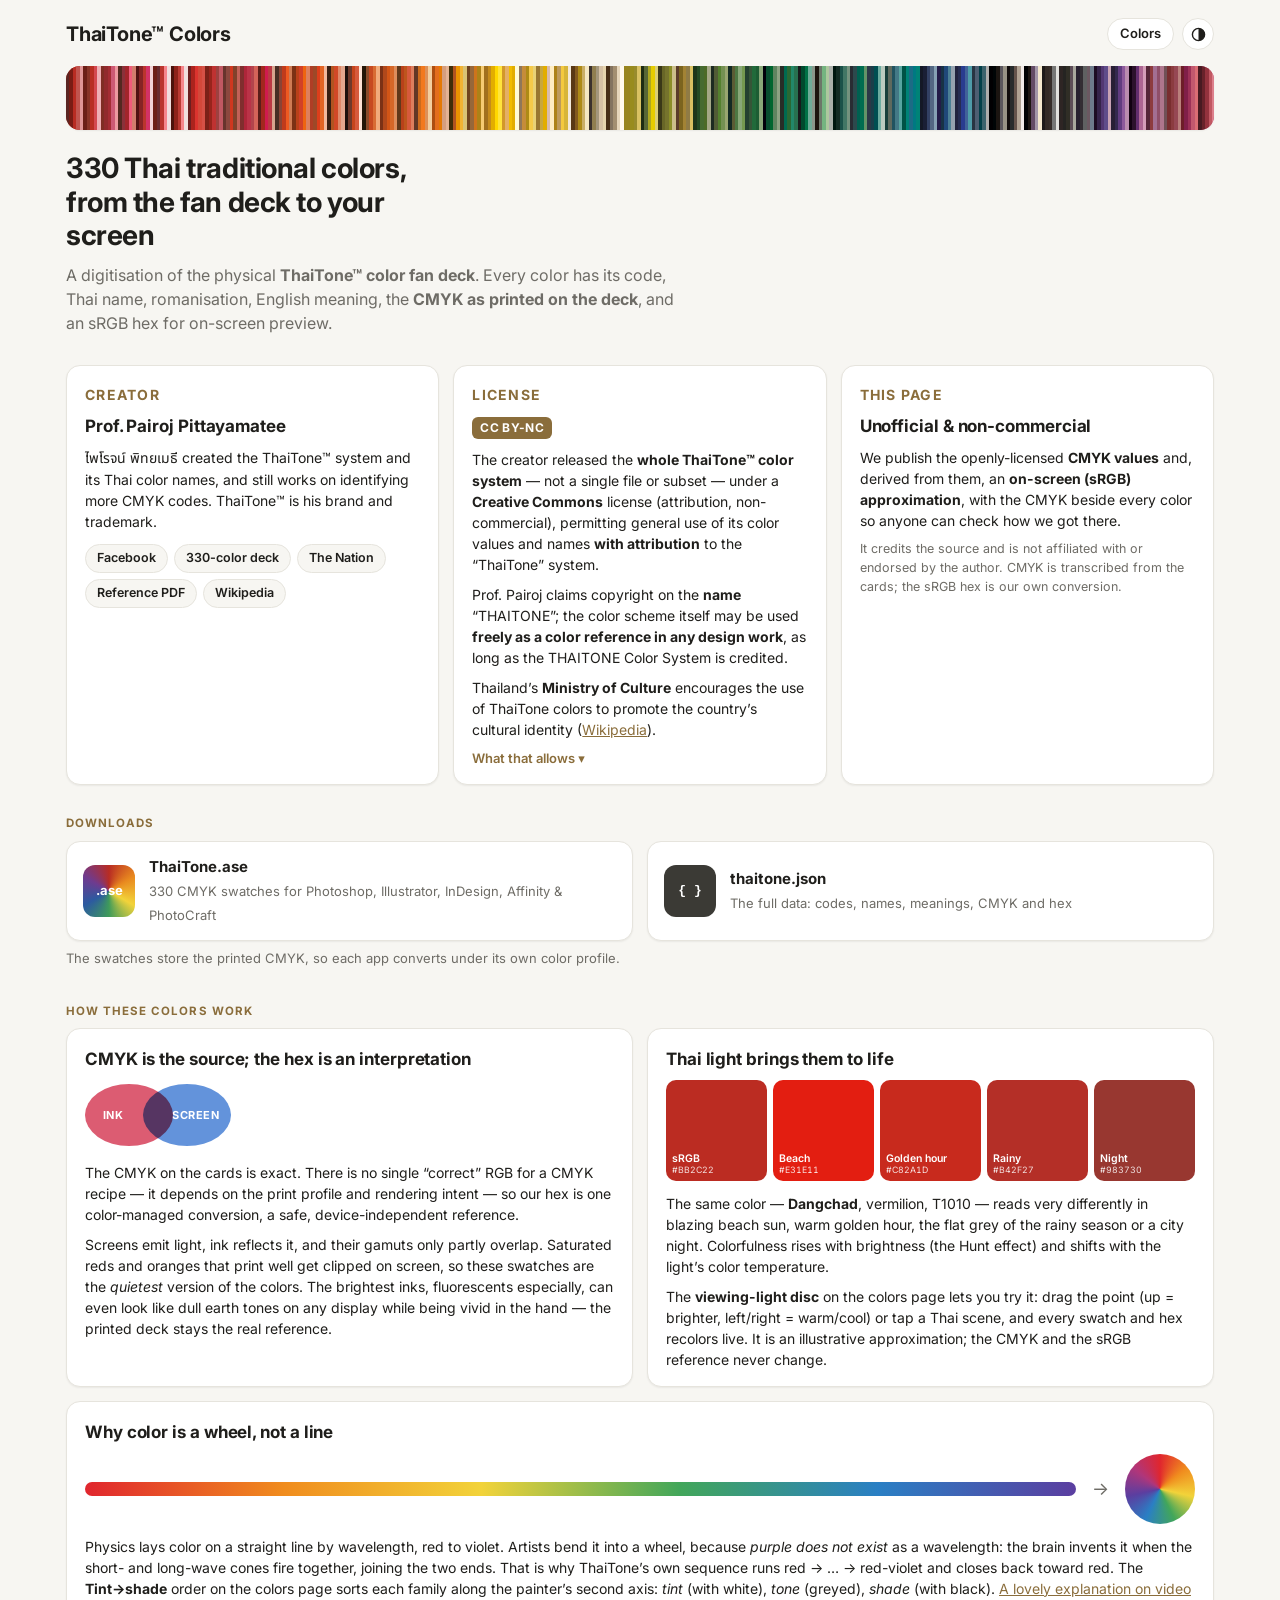
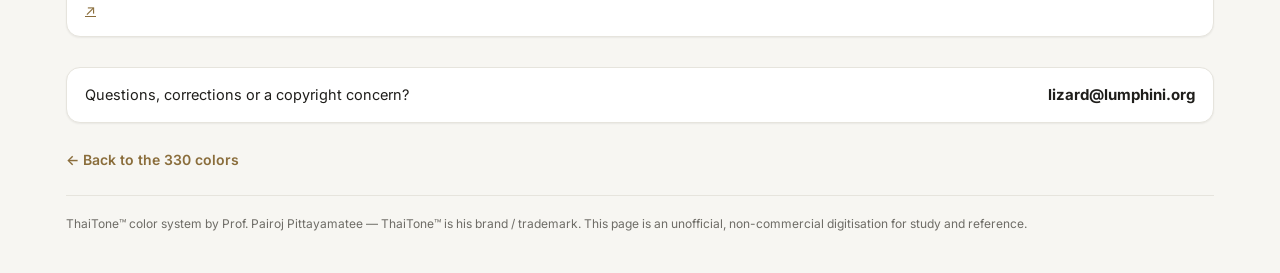
<file: about.html>
<!doctype html>
<html lang="en">
<head>
<meta charset="utf-8">
<meta name="viewport" content="width=device-width, initial-scale=1">
<title>About — ThaiTone&trade; Color System</title>
<meta name="description" content="About this digitisation of the ThaiTone(TM) color fan deck by Prof. Pairoj Pittayamatee: creator, license, how the on-screen colors are derived, downloads and contact.">
<link rel="preconnect" href="https://fonts.googleapis.com">
<link rel="preconnect" href="https://fonts.gstatic.com" crossorigin>
<link href="https://fonts.googleapis.com/css2?family=Noto+Sans+Thai:wght@400;600;700&family=Inter:wght@400;500;600;700&display=swap" rel="stylesheet">
<link rel="stylesheet" href="style.css">
<script>try{const t=localStorage.getItem("tt-theme");if(t)document.documentElement.setAttribute("data-theme",t)}catch(e){}</script>
<style>
/* the 330 colors in deck order; filled from thaitone.json, a hue sweep until then */
.stripe{display:flex; height:64px; border-radius:14px; overflow:hidden; margin:6px 0 22px;
  box-shadow:var(--shadow);
  background:linear-gradient(to right,#b82c23,#d9531e,#e98a1f,#f0b323,#f2d33a,#a7c43c,#3f9b5a,#1f8a80,#2c5aa0,#4b3f93,#6e3b8f,#b0436e)}
.stripe i{flex:1 1 0; min-width:0}
.hero h2{font-size:28px; line-height:1.2; letter-spacing:-.015em; margin:0 0 10px; max-width:22ch}
.hero p{font-size:16px; color:var(--muted); margin:0 0 6px; max-width:62ch}
.thai{font-family:"Noto Sans Thai",sans-serif}

.eyebrow{font-size:11.5px; text-transform:uppercase; letter-spacing:.09em; color:var(--accent);
  font-weight:700; margin:0 0 8px}
.cards{display:grid; grid-template-columns:repeat(3,1fr); gap:14px; margin:30px 0}
@media (max-width:820px){ .cards{grid-template-columns:1fr} }
.card{background:var(--panel); border:1px solid var(--line); border-radius:14px; padding:18px 18px 16px;
  box-shadow:var(--shadow)}
.card h3{font-size:17px; margin:0 0 8px; letter-spacing:-.005em}
.card p{font-size:14px; margin:0 0 9px}
.card p:last-child{margin-bottom:0}
.pills{display:flex; flex-wrap:wrap; gap:6px; margin-top:12px}
.pills a{font-size:12.5px; font-weight:600; text-decoration:none; color:var(--ink);
  border:1px solid var(--line); border-radius:999px; padding:4px 11px; background:var(--bg)}
.pills a:hover{border-color:var(--accent); color:var(--accent)}
.badge{display:inline-block; font-size:12px; font-weight:700; letter-spacing:.03em;
  background:var(--accent); color:var(--accent-ink); border-radius:6px; padding:2px 8px; margin-bottom:10px}
details.more summary{cursor:pointer; font-size:13px; font-weight:600; color:var(--accent); list-style:none}
details.more summary::-webkit-details-marker{display:none}
details.more summary::after{content:" \25be"}
details.more[open] summary::after{content:" \25b4"}
details.more p{margin-top:8px}

.dl{display:grid; grid-template-columns:1fr 1fr; gap:14px; margin:0 0 8px}
@media (max-width:620px){ .dl{grid-template-columns:1fr} }
.dl a{display:flex; gap:14px; align-items:center; text-decoration:none; color:var(--ink);
  background:var(--panel); border:1px solid var(--line); border-radius:14px; padding:14px 16px;
  box-shadow:var(--shadow)}
.dl a:hover{border-color:var(--accent)}
.dl .ext{flex:0 0 auto; width:52px; height:52px; border-radius:12px; display:grid; place-items:center;
  font-weight:700; font-size:13px; color:#fff}
.dl .ase{background:conic-gradient(#b82c23,#e98a1f,#f2d33a,#3f9b5a,#2c5aa0,#6e3b8f,#b82c23)}
.dl .json{background:#3b3a35; font-family:ui-monospace,Menlo,monospace}
.dl b{display:block; font-size:15px}
.dl .what{font-size:13px; color:var(--muted)}
.fine{font-size:13px; color:var(--muted); margin:0 0 34px}

.how{display:grid; grid-template-columns:repeat(2,1fr); gap:14px; margin:0 0 30px}
@media (max-width:820px){ .how{grid-template-columns:1fr} }
.how .card.wide{grid-column:1 / -1}
.visual{margin:4px 0 12px}
/* CMYK vs screen: two gamuts that only partly overlap */
.gamut{display:flex; align-items:center; height:70px}
.gamut span{width:88px; height:62px; border-radius:50%; display:grid; place-items:center;
  font-size:11px; font-weight:700; color:#fff; letter-spacing:.04em}
.gamut .ink{background:rgba(214,64,90,.85); place-items:center start; padding-left:18px}
.gamut .scr{place-items:center end; padding-right:12px}
.gamut .scr{background:rgba(60,120,210,.8); margin-left:-30px; mix-blend-mode:multiply}
:root[data-theme="dark"] .gamut .scr{mix-blend-mode:screen}
/* one ThaiTone color under five Thai lights (values from the colors page's own transform) */
.lights{display:grid; grid-template-columns:repeat(5,1fr); gap:6px}
.lights div{border-radius:10px; aspect-ratio:1/1; display:flex; flex-direction:column; justify-content:flex-end;
  padding:6px; font-size:10.5px; font-weight:600; color:#fff; line-height:1.15}
.lights small{display:block; font-weight:400; opacity:.85; font-variant-numeric:tabular-nums}
/* a line becomes a wheel */
.wheel{display:flex; align-items:center; gap:16px}
.wheel .line{flex:1; height:14px; border-radius:7px;
  background:linear-gradient(to right,#e0262e,#f08c1e,#f2d33a,#42a65a,#2a7fc4,#5b3ea0)}
.wheel .arrow{color:var(--muted); font-size:18px}
.wheel .disc{flex:0 0 auto; width:70px; height:70px; border-radius:50%;
  background:conic-gradient(#e0262e,#f08c1e,#f2d33a,#42a65a,#2a7fc4,#5b3ea0,#b0367a,#e0262e)}
.card .note{font-size:12.5px; color:var(--muted)}

.contact-box{display:flex; flex-wrap:wrap; gap:8px 18px; align-items:center; justify-content:space-between;
  background:var(--panel); border:1px solid var(--line); border-radius:14px; padding:16px 18px;
  box-shadow:var(--shadow); margin:0 0 10px}
.contact-box p{margin:0; font-size:14.5px}
.contact-box .addr{font-weight:700; font-size:15px; user-select:all}
.back{display:inline-block; margin:16px 0 0; font-size:14px; font-weight:600; text-decoration:none}
</style>
</head>
<body>
<div class="wrap">
<header class="top">
  <div class="brand"><h1><a href="./">ThaiTone&trade; Colors</a></h1></div>
  <nav><a class="navlink" href="./">Colors</a><button class="theme" id="theme" aria-label="Switch light / dark theme"><svg width="15" height="15" viewBox="0 0 16 16" aria-hidden="true"><circle cx="8" cy="8" r="6.5" fill="none" stroke="currentColor" stroke-width="1.5"/><path d="M8 1.5a6.5 6.5 0 0 1 0 13z" fill="currentColor"/></svg></button></nav>
</header>

<main>
  <section class="hero">
    <div class="stripe" id="stripe" role="img" aria-label="All 330 ThaiTone colors in deck order"></div>
    <h2>330 Thai traditional colors, from the fan deck to your screen</h2>
    <p>A digitisation of the physical <b>ThaiTone&trade; color fan deck</b>. Every color has its
    code, Thai name, romanisation, English meaning, the <b>CMYK as printed on the deck</b>, and an
    sRGB hex for on-screen preview.</p>
  </section>

  <div class="cards">
    <div class="card">
      <p class="eyebrow">Creator</p>
      <h3>Prof. Pairoj Pittayamatee</h3>
      <p><span class="thai">ไพโรจน์ พิทยเมธี</span> created the ThaiTone&trade; system and its Thai color names, and still works on identifying more CMYK codes. ThaiTone&trade; is his brand and trademark.</p>
      <div class="pills">
        <a href="https://www.facebook.com/thaitonecolor/" target="_blank" rel="noopener">Facebook</a>
        <a href="https://www.facebook.com/thaitonecolor/posts/706089547539678/" target="_blank" rel="noopener">330-color deck</a>
        <a href="https://www.nationthailand.com/news/sunday/aec/30279713" target="_blank" rel="noopener">The Nation</a>
        <a href="https://www.thailibrary.in.th/wp-content/uploads/2015/10/Thaitone-Color.pdf" target="_blank" rel="noopener">Reference PDF</a>
        <a href="https://en.wikipedia.org/wiki/Thaitone" target="_blank" rel="noopener">Wikipedia</a>
      </div>
    </div>
    <div class="card">
      <p class="eyebrow">License</p>
      <span class="badge">CC BY-NC</span>
      <p>The creator released the <b>whole ThaiTone&trade; color system</b> &mdash; not a single file or subset &mdash; under a <b>Creative Commons</b> license (attribution, non-commercial), permitting general use of its color values and names <b>with attribution</b> to the &ldquo;ThaiTone&rdquo; system.</p>
      <p>Prof. Pairoj claims copyright on the <b>name</b> &ldquo;THAITONE&rdquo;; the color scheme itself may be used <b>freely as a color reference in any design work</b>, as long as the THAITONE Color System is credited.</p>
      <p>Thailand&rsquo;s <b>Ministry of Culture</b> encourages the use of ThaiTone colors to promote the country&rsquo;s cultural identity (<a href="https://en.wikipedia.org/wiki/Thaitone" target="_blank" rel="noopener">Wikipedia</a>).</p>
      <details class="more">
        <summary>What that allows</summary>
        <p>Those terms expressly allow the colors to be <b>shared and adapted with attribution</b>. The restriction is narrower: the creator&rsquo;s own files and graphic color guide may not be copied or altered to sell or hand out &mdash; so this page is an independent presentation of the freely-licensed values and names, not a copy of his files.</p>
      </details>
    </div>
    <div class="card">
      <p class="eyebrow">This page</p>
      <h3>Unofficial &amp; non-commercial</h3>
      <p>We publish the openly-licensed <b>CMYK values</b> and, derived from them, an <b>on-screen (sRGB) approximation</b>, with the CMYK beside every color so anyone can check how we got there.</p>
      <p class="note">It credits the source and is not affiliated with or endorsed by the author. CMYK is transcribed from the cards; the sRGB hex is our own conversion.</p>
    </div>
  </div>

  <p class="eyebrow">Downloads</p>
  <div class="dl">
    <a href="ThaiTone.ase" download><span class="ext ase">.ase</span><span><b>ThaiTone.ase</b><span class="what">330 CMYK swatches for Photoshop, Illustrator, InDesign, Affinity &amp; PhotoCraft</span></span></a>
    <a href="thaitone.json" download><span class="ext json">{ }</span><span><b>thaitone.json</b><span class="what">The full data: codes, names, meanings, CMYK and hex</span></span></a>
  </div>
  <p class="fine">The swatches store the printed CMYK, so each app converts under its own color profile.</p>

  <p class="eyebrow">How these colors work</p>
  <div class="how">
    <div class="card">
      <h3>CMYK is the source; the hex is an interpretation</h3>
      <div class="visual gamut" aria-hidden="true"><span class="ink">INK</span><span class="scr">SCREEN</span></div>
      <p>The CMYK on the cards is exact. There is no single &ldquo;correct&rdquo; RGB for a CMYK recipe &mdash; it depends on the print profile and rendering intent &mdash; so our hex is one color-managed conversion, a safe, device-independent reference.</p>
      <p>Screens emit light, ink reflects it, and their gamuts only partly overlap. Saturated reds and oranges that print well get clipped on screen, so these swatches are the <i>quietest</i> version of the colors. The brightest inks, fluorescents especially, can even look like dull earth tones on any display while being vivid in the hand &mdash; the printed deck stays the real reference.</p>
    </div>
    <div class="card" id="light">
      <h3>Thai light brings them to life</h3>
      <div class="visual lights" role="img" aria-label="Dangchad (T1010, vermilion) under five lights">
        <div style="background:#BB2C22">sRGB<small>#BB2C22</small></div>
        <div style="background:#E31E11">Beach<small>#E31E11</small></div>
        <div style="background:#C82A1D">Golden hour<small>#C82A1D</small></div>
        <div style="background:#B42F27">Rainy<small>#B42F27</small></div>
        <div style="background:#983730">Night<small>#983730</small></div>
      </div>
      <p>The same color &mdash; <b>Dangchad</b>, vermilion, T1010 &mdash; reads very differently in blazing beach sun, warm golden hour, the flat grey of the rainy season or a city night. Colorfulness rises with brightness (the Hunt effect) and shifts with the light&rsquo;s color temperature.</p>
      <p>The <b>viewing-light disc</b> on the colors page lets you try it: drag the point (up = brighter, left/right = warm/cool) or tap a Thai scene, and every swatch and hex recolors live. It is an illustrative approximation; the CMYK and the sRGB reference never change.</p>
    </div>
    <div class="card wide">
      <h3>Why color is a wheel, not a line</h3>
      <div class="visual wheel" aria-hidden="true"><div class="line"></div><span class="arrow">&rarr;</span><div class="disc"></div></div>
      <p>Physics lays color on a straight line by wavelength, red to violet. Artists bend it into a wheel, because <i>purple does not exist</i> as a wavelength: the brain invents it when the short- and long-wave cones fire together, joining the two ends. That is why ThaiTone&rsquo;s own sequence runs red &rarr; &hellip; &rarr; red-violet and closes back toward red. The <b>Tint&rarr;shade</b> order on the colors page sorts each family along the painter&rsquo;s second axis: <i>tint</i> (with white), <i>tone</i> (greyed), <i>shade</i> (with black). <a href="https://www.youtube.com/watch?v=rE_5JLeC0kc" target="_blank" rel="noopener">A lovely explanation on video &#8599;</a></p>
    </div>
  </div>

  <div class="contact-box">
    <p>Questions, corrections or a copyright concern?</p>
    <span class="addr contact">lizard [at] lumphini [dot] org</span>
  </div>

  <a class="back" href="./">&larr; Back to the 330 colors</a>
</main>

<footer>
  ThaiTone&trade; color system by Prof. Pairoj Pittayamatee &mdash; ThaiTone&trade; is his brand / trademark.
  This page is an unofficial, non-commercial digitisation for study and reference.
</footer>
</div>
<script>
(function(){var a='lizard'+String.fromCharCode(64)+['lumphini','org'].join('.');document.querySelectorAll('.contact').forEach(function(e){e.textContent=a})})();
document.getElementById("theme").onclick=function(){var r=document.documentElement,n=r.getAttribute("data-theme")==="dark"?"light":"dark";r.setAttribute("data-theme",n);try{localStorage.setItem("tt-theme",n)}catch(e){}};
fetch("thaitone.json").then(function(r){return r.json()}).then(function(d){
  document.getElementById("stripe").innerHTML=d.colours.map(function(c){return '<i style="background:'+c.hex+'"></i>'}).join("");
}).catch(function(){});
</script>
</body>
</html>
</file>
<file: style.css>
/* Shared by index.html and about.html. Light by default; the dark theme is opt-in via the
   theme button and is a soft charcoal rather than near-black. */
:root{
  --bg:#f7f6f2; --panel:#fff; --ink:#1f1e1b; --muted:#6e6c66;
  --line:#e6e4dd; --accent:#8a6d3b; --accent-ink:#fff; --shadow:0 1px 2px rgba(0,0,0,.06);
}
:root[data-theme="dark"]{
  --bg:#2a2a26; --panel:#33332e; --ink:#ecebe3; --muted:#a9a79c;
  --line:#44443d; --accent:#d8b66a; --accent-ink:#2a2a26; --shadow:0 1px 2px rgba(0,0,0,.25);
}
*{box-sizing:border-box}
html,body{margin:0}
body{
  background:var(--bg); color:var(--ink);
  font-family:"Inter",system-ui,sans-serif; line-height:1.5;
  -webkit-font-smoothing:antialiased;
}
a{color:var(--accent)}
.wrap{max-width:1180px; margin:0 auto; padding:0 16px}
.top{display:flex; align-items:center; gap:12px; padding:18px 0 10px}
.top .brand{flex:1; min-width:0}
.top h1{font-size:20px; margin:0; letter-spacing:-.01em; line-height:1.25}
.top h1 a{color:inherit; text-decoration:none}
.credit{margin:2px 0 0; font-size:12.5px; color:var(--muted)}
.top nav{display:flex; align-items:center; gap:8px; flex:0 0 auto}
.navlink{font-size:13px; font-weight:600; text-decoration:none; color:var(--ink);
  border:1px solid var(--line); background:var(--panel); border-radius:999px; padding:5px 12px}
.navlink:hover{border-color:var(--accent)}
.theme{border:1px solid var(--line); background:var(--panel); color:var(--ink);
  border-radius:999px; width:32px; height:32px; cursor:pointer; padding:0;
  display:inline-flex; align-items:center; justify-content:center}
footer{color:var(--muted); font-size:12px; border-top:1px solid var(--line);
  padding:18px 0 40px; margin-top:24px; line-height:1.6}
footer a{color:var(--accent); text-decoration:none}
footer a:hover{text-decoration:underline}
footer .note{display:block; margin-top:6px; opacity:.85}
</file>
